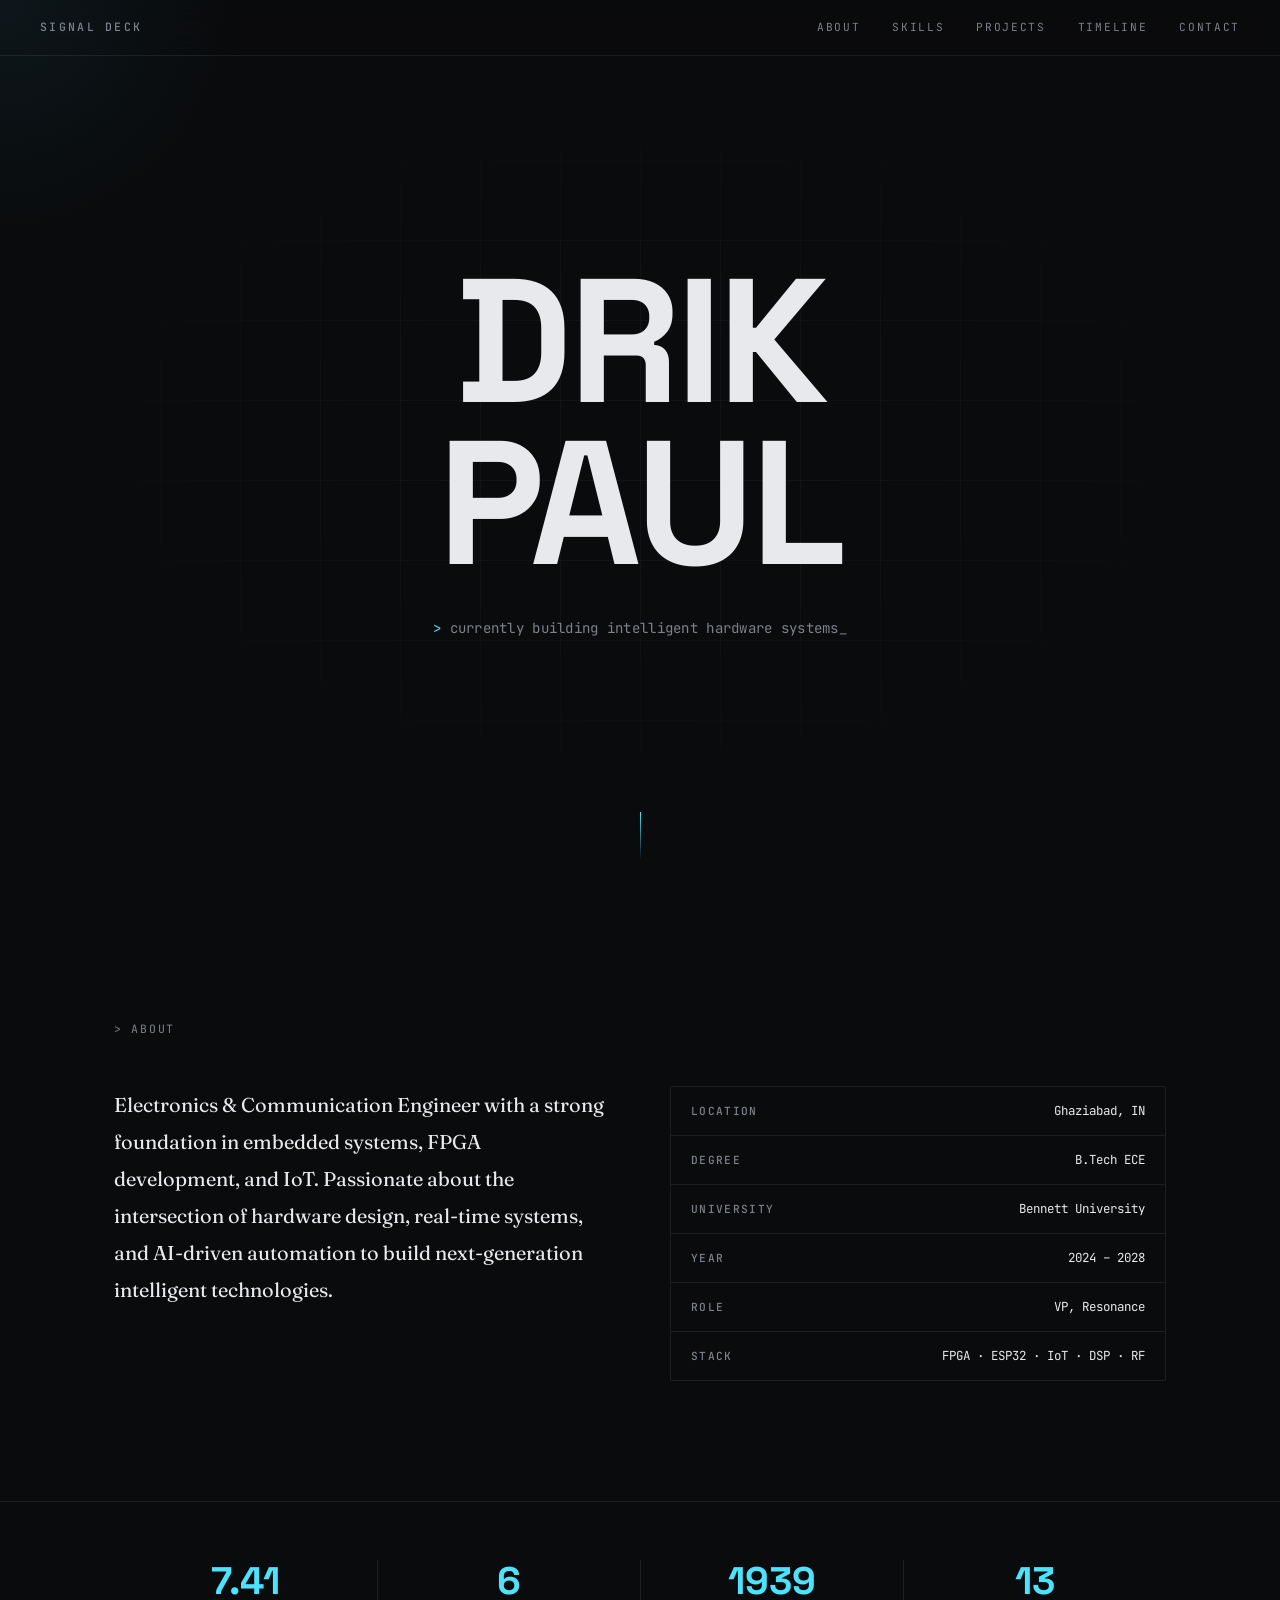
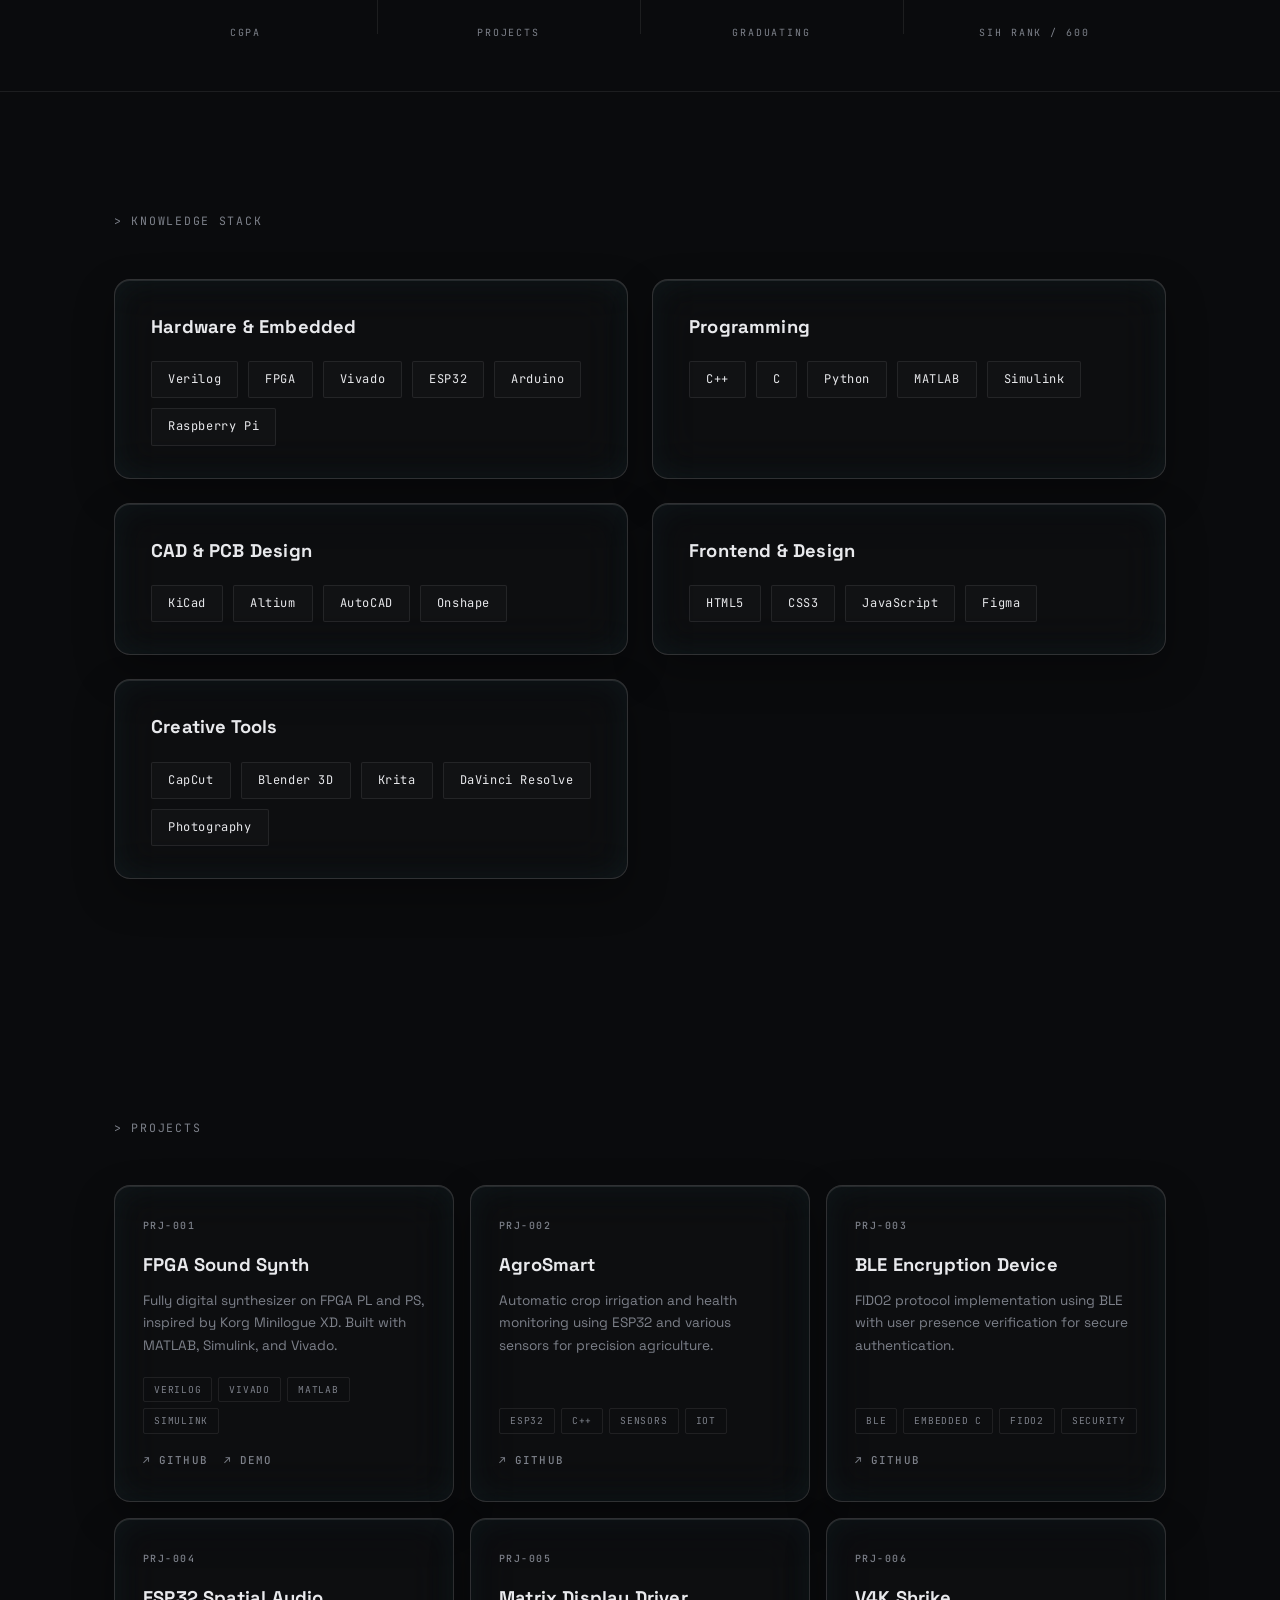
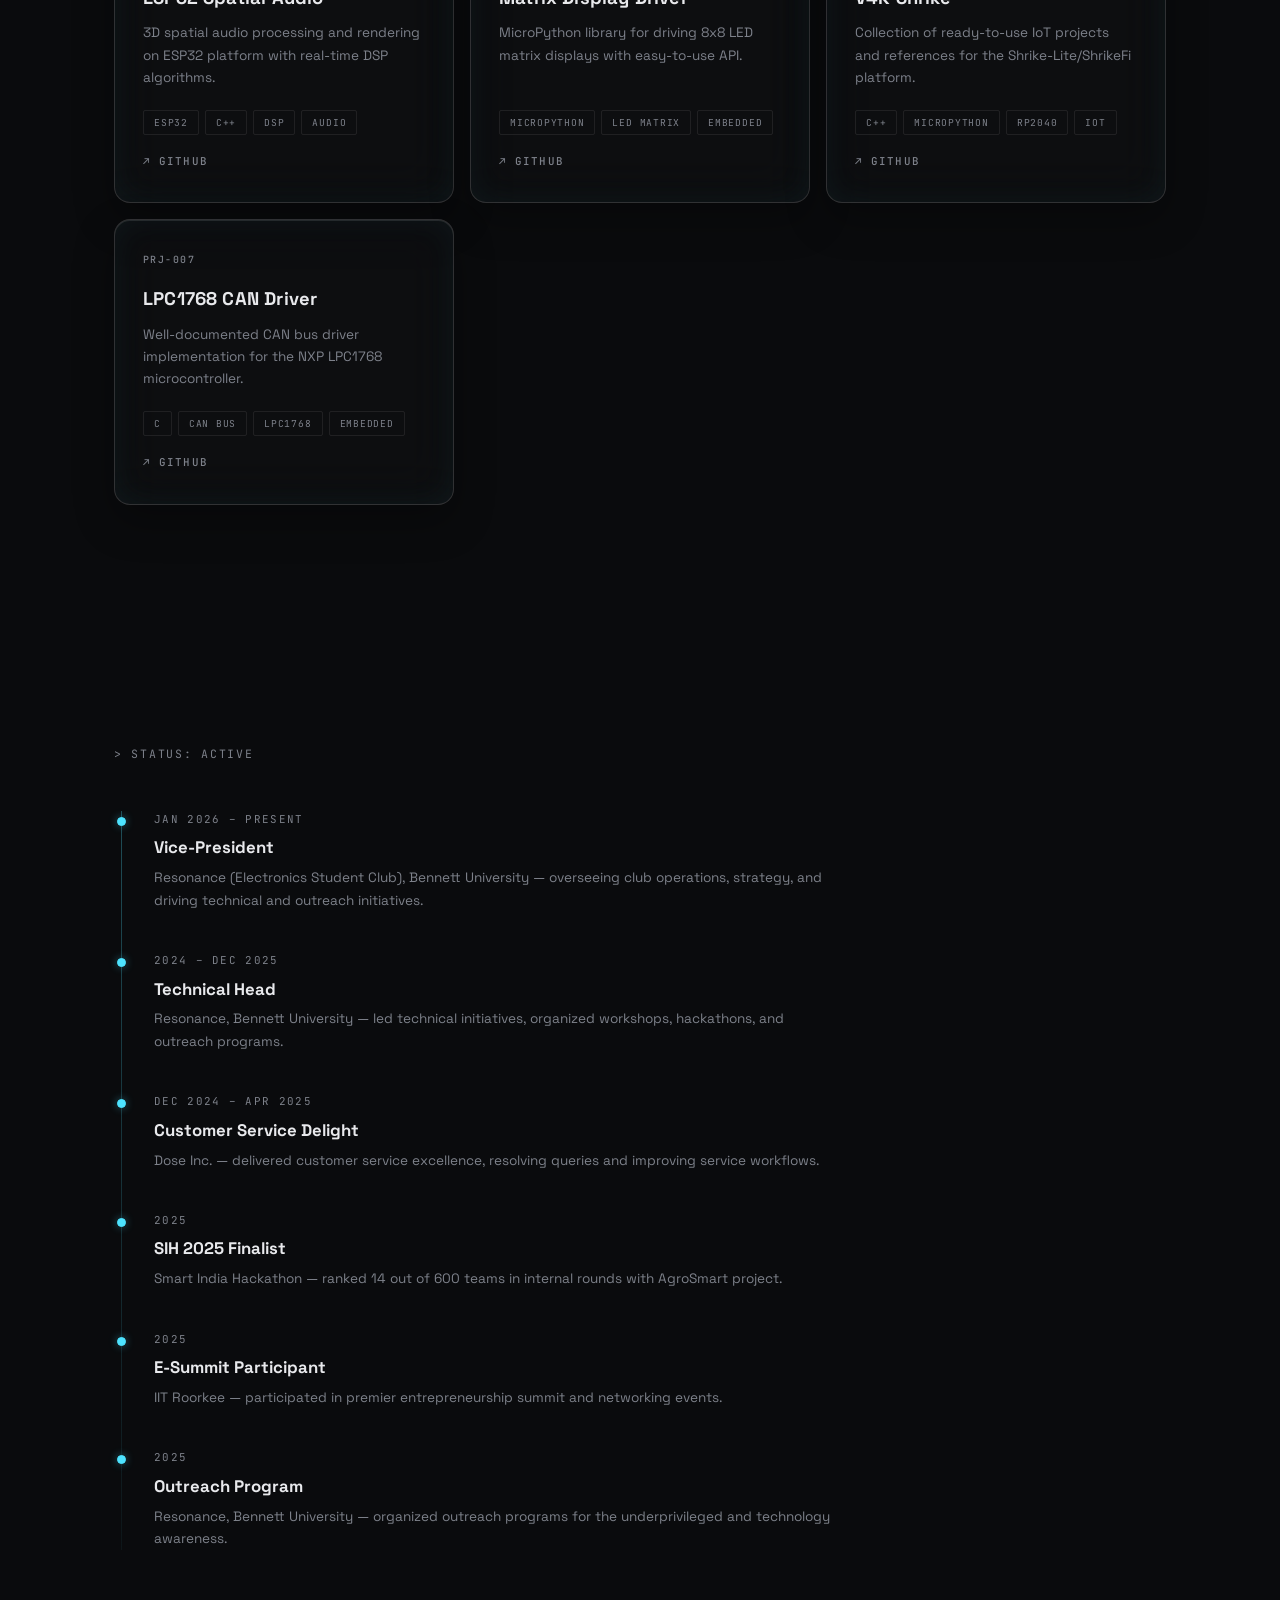
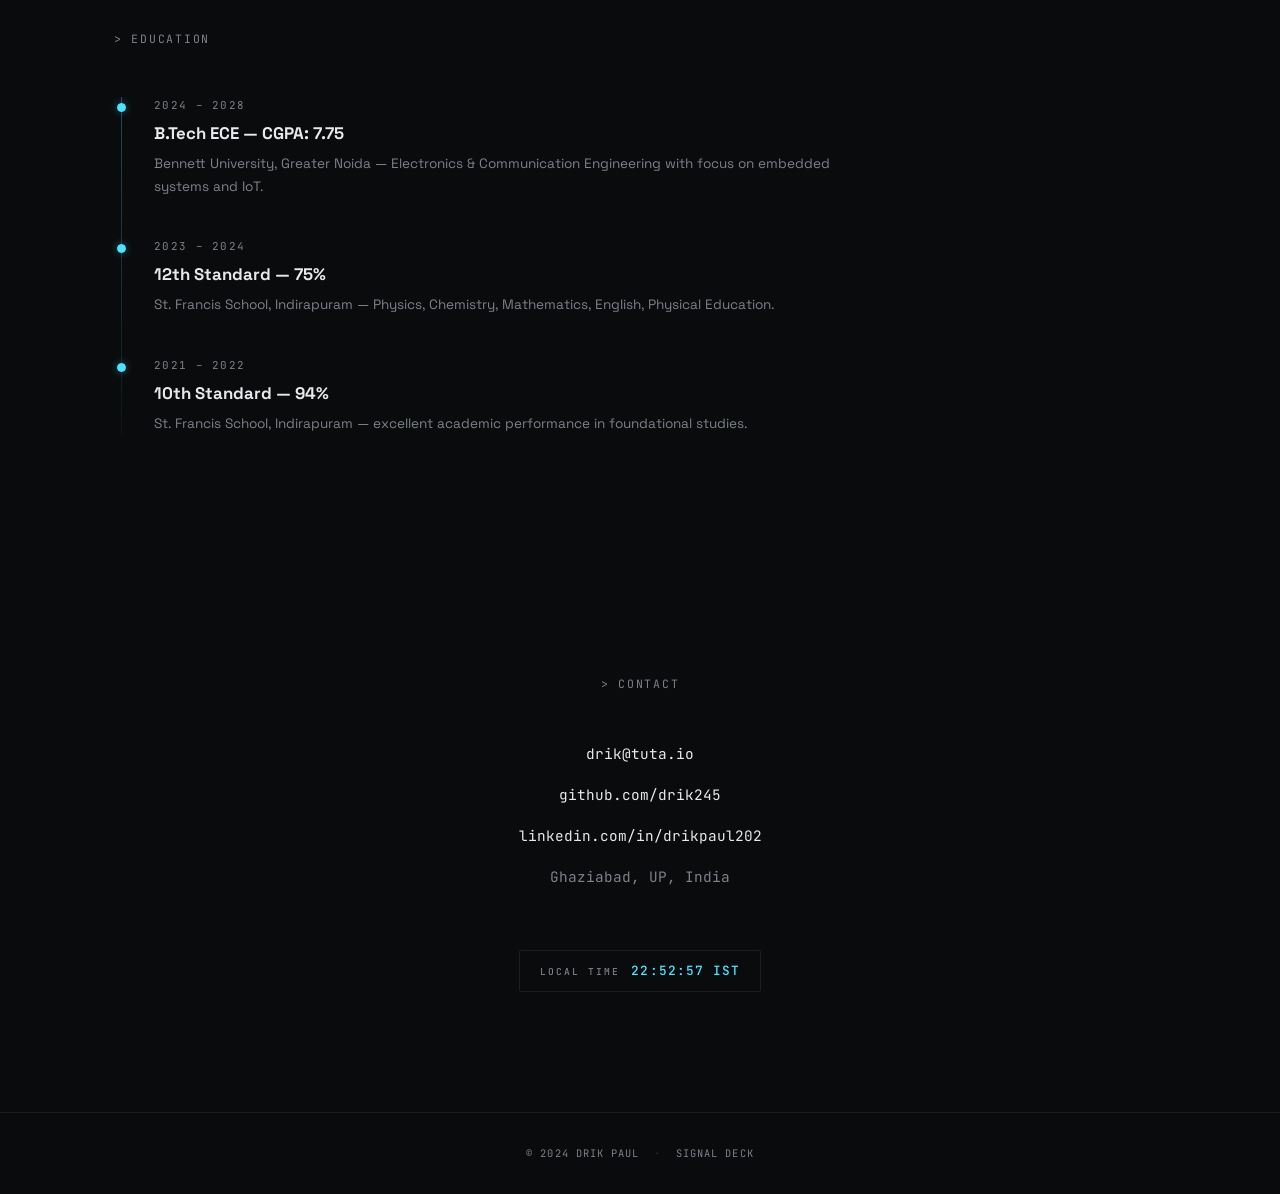
<file: docs/index.html>
<!DOCTYPE html>
<html lang="en">
<head>
    <meta charset="UTF-8">
    <meta name="viewport" content="width=device-width, initial-scale=1.0">
    <meta name="description" content="Drik Paul — Electronics & Communication Engineer. FPGA designer, embedded systems developer, IoT architect.">
    <meta name="keywords" content="Drik Paul, ECE, FPGA, ESP32, Embedded Systems, Bennett University, Signal Deck">
    <meta name="author" content="Drik Paul">
    <title>Signal Deck — Drik Paul</title>

    <!-- Fonts: Space Grotesk · Fraunces · JetBrains Mono -->
    <link rel="preconnect" href="https://fonts.googleapis.com">
    <link rel="preconnect" href="https://fonts.gstatic.com" crossorigin>
    <link href="https://fonts.googleapis.com/css2?family=Space+Grotesk:wght@400;500;700&family=Fraunces:ital,opsz,wght@0,9..144,400;1,9..144,400&family=JetBrains+Mono:wght@400;500&display=swap" rel="stylesheet">

    <link rel="stylesheet" href="style.css">
</head>
<body>

    <!-- Cursor-follow glow (desktop only, disabled on touch) -->
    <div class="cursor-glow" id="cursorGlow"></div>

    <!-- ── Navigation ──────────────────────────────────────── -->
    <nav class="deck-nav" id="deckNav">
        <a href="#home" class="nav-callsign">SIGNAL DECK</a>
        <div class="nav-links" id="navLinks">
            <a href="#about" class="nav-link" data-section="about">ABOUT</a>
            <a href="#skills" class="nav-link" data-section="skills">SKILLS</a>
            <a href="#projects" class="nav-link" data-section="projects">PROJECTS</a>
            <a href="#timeline" class="nav-link" data-section="timeline">TIMELINE</a>
            <a href="#contact" class="nav-link" data-section="contact">CONTACT</a>
        </div>
        <button class="nav-toggle" id="navToggle" aria-label="Menu">
            <span></span><span></span>
        </button>
    </nav>

    <!-- ── HERO ────────────────────────────────────────────── -->
    <section id="home" class="hero">
        <!-- Schematic grid background -->
        <div class="hero-grid" id="heroGrid"></div>

        <div class="hero-content">
            <h1 class="hero-name" data-reveal>DRIK<br>PAUL</h1>
            <p class="hero-prompt" data-reveal data-delay="200">
                <span class="prompt-char">&gt;</span> currently building intelligent hardware systems<span class="blink">_</span>
            </p>
        </div>

        <div class="scroll-cue" data-reveal data-delay="600">
            <span class="scroll-line"></span>
        </div>
    </section>

    <!-- ── ABOUT ───────────────────────────────────────────── -->
    <section id="about" class="section">
        <div class="container">
            <span class="section-label" data-reveal>&gt; ABOUT</span>

            <div class="about-split">
                <div class="about-prose" data-reveal>
                    <p>Electronics &amp; Communication Engineer with a strong foundation in embedded systems, FPGA development, and IoT. Passionate about the intersection of hardware design, real-time systems, and AI-driven automation to build next-generation intelligent technologies.</p>
                </div>

                <div class="about-spec" data-reveal data-delay="100">
                    <div class="spec-row">
                        <span class="spec-key">LOCATION</span>
                        <span class="spec-val">Ghaziabad, IN</span>
                    </div>
                    <div class="spec-row">
                        <span class="spec-key">DEGREE</span>
                        <span class="spec-val">B.Tech ECE</span>
                    </div>
                    <div class="spec-row">
                        <span class="spec-key">UNIVERSITY</span>
                        <span class="spec-val">Bennett University</span>
                    </div>
                    <div class="spec-row">
                        <span class="spec-key">YEAR</span>
                        <span class="spec-val">2024 – 2028</span>
                    </div>
                    <div class="spec-row">
                        <span class="spec-key">ROLE</span>
                        <span class="spec-val">VP, Resonance</span>
                    </div>
                    <div class="spec-row">
                        <span class="spec-key">STACK</span>
                        <span class="spec-val">FPGA · ESP32 · IoT · DSP · RF</span>
                    </div>
                </div>
            </div>
        </div>
    </section>

    <!-- ── STATS BAR ───────────────────────────────────────── -->
    <div class="stats-bar">
        <div class="container">
            <div class="stats-row">
                <div class="stat-cell" data-reveal>
                    <span class="stat-num" data-count="7.75">0</span>
                    <span class="stat-label">CGPA</span>
                </div>
                <div class="stat-cell" data-reveal data-delay="80">
                    <span class="stat-num" data-count="7">0</span>
                    <span class="stat-label">PROJECTS</span>
                </div>
                <div class="stat-cell" data-reveal data-delay="160">
                    <span class="stat-num" data-count="2028">0</span>
                    <span class="stat-label">GRADUATING</span>
                </div>
                <div class="stat-cell" data-reveal data-delay="240">
                    <span class="stat-num" data-count="14">0</span>
                    <span class="stat-label">SIH RANK / 600</span>
                </div>
            </div>
        </div>
    </div>

    <!-- ── KNOWLEDGE STACK ─────────────────────────────────── -->
    <section id="skills" class="section">
        <div class="container">
            <span class="section-label" data-reveal>&gt; KNOWLEDGE STACK</span>

            <div class="skills-grid">
                <div class="skill-panel" data-reveal>
                    <h3 class="skill-cat-title">Hardware & Embedded</h3>
                    <div class="skill-tags">
                        <span class="skill-tag">Verilog</span>
                        <span class="skill-tag">FPGA</span>
                        <span class="skill-tag">Vivado</span>
                        <span class="skill-tag">ESP32</span>
                        <span class="skill-tag">Arduino</span>
                        <span class="skill-tag">Raspberry Pi</span>
                    </div>
                </div>

                <div class="skill-panel" data-reveal data-delay="100">
                    <h3 class="skill-cat-title">Programming</h3>
                    <div class="skill-tags">
                        <span class="skill-tag">C++</span>
                        <span class="skill-tag">C</span>
                        <span class="skill-tag">Python</span>
                        <span class="skill-tag">MATLAB</span>
                        <span class="skill-tag">Simulink</span>
                    </div>
                </div>

                <div class="skill-panel" data-reveal data-delay="200">
                    <h3 class="skill-cat-title">CAD & PCB Design</h3>
                    <div class="skill-tags">
                        <span class="skill-tag">KiCad</span>
                        <span class="skill-tag">Altium</span>
                        <span class="skill-tag">AutoCAD</span>
                        <span class="skill-tag">Onshape</span>
                    </div>
                </div>

                <div class="skill-panel" data-reveal data-delay="300">
                    <h3 class="skill-cat-title">Frontend & Design</h3>
                    <div class="skill-tags">
                        <span class="skill-tag">HTML5</span>
                        <span class="skill-tag">CSS3</span>
                        <span class="skill-tag">JavaScript</span>
                        <span class="skill-tag">Figma</span>
                    </div>
                </div>

                <div class="skill-panel" data-reveal data-delay="400">
                    <h3 class="skill-cat-title">Creative Tools</h3>
                    <div class="skill-tags">
                        <span class="skill-tag">CapCut</span>
                        <span class="skill-tag">Blender 3D</span>
                        <span class="skill-tag">Krita</span>
                        <span class="skill-tag">DaVinci Resolve</span>
                        <span class="skill-tag">Photography</span>
                    </div>
                </div>
            </div>
        </div>
    </section>

    <!-- ── PROJECTS ────────────────────────────────────────── -->
    <section id="projects" class="section">
        <div class="container">
            <span class="section-label" data-reveal>&gt; PROJECTS</span>

            <div class="projects-grid">

                <div class="project-panel" data-reveal>
                    <span class="cm cm-tl"></span><span class="cm cm-tr"></span>
                    <span class="cm cm-bl"></span><span class="cm cm-br"></span>
                    <span class="project-id">PRJ-001</span>
                    <h3 class="project-title">FPGA Sound Synth</h3>
                    <p class="project-desc">Fully digital synthesizer on FPGA PL and PS, inspired by Korg Minilogue XD. Built with MATLAB, Simulink, and Vivado.</p>
                    <div class="project-tags">
                        <span class="tag">VERILOG</span><span class="tag">VIVADO</span><span class="tag">MATLAB</span><span class="tag">SIMULINK</span>
                    </div>
                    <div class="project-links">
                        <a href="https://github.com/drik245/FPGASoundSynth" target="_blank">↗ GITHUB</a>
                        <a href="https://drik245.github.io/FPGASoundSynth/" target="_blank">↗ DEMO</a>
                    </div>
                </div>

                <div class="project-panel" data-reveal data-delay="80">
                    <span class="cm cm-tl"></span><span class="cm cm-tr"></span>
                    <span class="cm cm-bl"></span><span class="cm cm-br"></span>
                    <span class="project-id">PRJ-002</span>
                    <h3 class="project-title">AgroSmart</h3>
                    <p class="project-desc">Automatic crop irrigation and health monitoring using ESP32 and various sensors for precision agriculture.</p>
                    <div class="project-tags">
                        <span class="tag">ESP32</span><span class="tag">C++</span><span class="tag">SENSORS</span><span class="tag">IOT</span>
                    </div>
                    <div class="project-links">
                        <a href="https://github.com/drik245/Verdant_SIH" target="_blank">↗ GITHUB</a>
                    </div>
                </div>

                <div class="project-panel" data-reveal data-delay="160">
                    <span class="cm cm-tl"></span><span class="cm cm-tr"></span>
                    <span class="cm cm-bl"></span><span class="cm cm-br"></span>
                    <span class="project-id">PRJ-003</span>
                    <h3 class="project-title">BLE Encryption Device</h3>
                    <p class="project-desc">FIDO2 protocol implementation using BLE with user presence verification for secure authentication.</p>
                    <div class="project-tags">
                        <span class="tag">BLE</span><span class="tag">EMBEDDED C</span><span class="tag">FIDO2</span><span class="tag">SECURITY</span>
                    </div>
                    <div class="project-links">
                        <a href="https://github.com/drik245" target="_blank">↗ GITHUB</a>
                    </div>
                </div>

                <div class="project-panel" data-reveal data-delay="240">
                    <span class="cm cm-tl"></span><span class="cm cm-tr"></span>
                    <span class="cm cm-bl"></span><span class="cm cm-br"></span>
                    <span class="project-id">PRJ-004</span>
                    <h3 class="project-title">ESP32 Spatial Audio</h3>
                    <p class="project-desc">3D spatial audio processing and rendering on ESP32 platform with real-time DSP algorithms.</p>
                    <div class="project-tags">
                        <span class="tag">ESP32</span><span class="tag">C++</span><span class="tag">DSP</span><span class="tag">AUDIO</span>
                    </div>
                    <div class="project-links">
                        <a href="https://github.com/drik245/ESP32_Spatial_Audio" target="_blank">↗ GITHUB</a>
                    </div>
                </div>

                <div class="project-panel" data-reveal data-delay="320">
                    <span class="cm cm-tl"></span><span class="cm cm-tr"></span>
                    <span class="cm cm-bl"></span><span class="cm cm-br"></span>
                    <span class="project-id">PRJ-005</span>
                    <h3 class="project-title">Matrix Display Driver</h3>
                    <p class="project-desc">MicroPython library for driving 8x8 LED matrix displays with easy-to-use API.</p>
                    <div class="project-tags">
                        <span class="tag">MICROPYTHON</span><span class="tag">LED MATRIX</span><span class="tag">EMBEDDED</span>
                    </div>
                    <div class="project-links">
                        <a href="https://github.com/drik245/matrix_display_driver" target="_blank">↗ GITHUB</a>
                    </div>
                </div>

                <div class="project-panel" data-reveal data-delay="400">
                    <span class="cm cm-tl"></span><span class="cm cm-tr"></span>
                    <span class="cm cm-bl"></span><span class="cm cm-br"></span>
                    <span class="project-id">PRJ-006</span>
                    <h3 class="project-title">V4K Shrike</h3>
                    <p class="project-desc">Collection of ready-to-use IoT projects and references for the Shrike-Lite/ShrikeFi platform.</p>
                    <div class="project-tags">
                        <span class="tag">C++</span><span class="tag">MICROPYTHON</span><span class="tag">RP2040</span><span class="tag">IOT</span>
                    </div>
                    <div class="project-links">
                        <a href="https://github.com/drik245/v4k_shrike" target="_blank">↗ GITHUB</a>
                    </div>
                </div>

                <div class="project-panel" data-reveal data-delay="480">
                    <span class="cm cm-tl"></span><span class="cm cm-tr"></span>
                    <span class="cm cm-bl"></span><span class="cm cm-br"></span>
                    <span class="project-id">PRJ-007</span>
                    <h3 class="project-title">LPC1768 CAN Driver</h3>
                    <p class="project-desc">Well-documented CAN bus driver implementation for the NXP LPC1768 microcontroller.</p>
                    <div class="project-tags">
                        <span class="tag">C</span><span class="tag">CAN BUS</span><span class="tag">LPC1768</span><span class="tag">EMBEDDED</span>
                    </div>
                    <div class="project-links">
                        <a href="https://github.com/drik245/LPC1768-CAN-Driver" target="_blank">↗ GITHUB</a>
                    </div>
                </div>

            </div>
        </div>
    </section>

    <!-- ── TIMELINE (Experience + Education) ───────────────── -->
    <section id="timeline" class="section">
        <div class="container">

            <!-- Experience -->
            <span class="section-label" data-reveal>&gt; STATUS: ACTIVE</span>

            <div class="circuit-timeline">
                <div class="circuit-line"></div>

                <div class="tl-entry" data-reveal>
                    <div class="tl-node"></div>
                    <div class="tl-body">
                        <span class="tl-date">JAN 2026 – PRESENT</span>
                        <h3>Vice-President</h3>
                        <p>Resonance (Electronics Student Club), Bennett University — overseeing club operations, strategy, and driving technical and outreach initiatives.</p>
                    </div>
                </div>

                <div class="tl-entry" data-reveal data-delay="80">
                    <div class="tl-node"></div>
                    <div class="tl-body">
                        <span class="tl-date">2024 – DEC 2025</span>
                        <h3>Technical Head</h3>
                        <p>Resonance, Bennett University — led technical initiatives, organized workshops, hackathons, and outreach programs.</p>
                    </div>
                </div>

                <div class="tl-entry" data-reveal data-delay="160">
                    <div class="tl-node"></div>
                    <div class="tl-body">
                        <span class="tl-date">DEC 2024 – APR 2025</span>
                        <h3>Customer Service Delight</h3>
                        <p>Dose Inc. — delivered customer service excellence, resolving queries and improving service workflows.</p>
                    </div>
                </div>

                <div class="tl-entry" data-reveal data-delay="240">
                    <div class="tl-node"></div>
                    <div class="tl-body">
                        <span class="tl-date">2025</span>
                        <h3>SIH 2025 Finalist</h3>
                        <p>Smart India Hackathon — ranked 14 out of 600 teams in internal rounds with AgroSmart project.</p>
                    </div>
                </div>

                <div class="tl-entry" data-reveal data-delay="320">
                    <div class="tl-node"></div>
                    <div class="tl-body">
                        <span class="tl-date">2025</span>
                        <h3>E-Summit Participant</h3>
                        <p>IIT Roorkee — participated in premier entrepreneurship summit and networking events.</p>
                    </div>
                </div>

                <div class="tl-entry" data-reveal data-delay="400">
                    <div class="tl-node"></div>
                    <div class="tl-body">
                        <span class="tl-date">2025</span>
                        <h3>Outreach Program</h3>
                        <p>Resonance, Bennett University — organized outreach programs for the underprivileged and technology awareness.</p>
                    </div>
                </div>
            </div>

            <!-- Education -->
            <span class="section-label" data-reveal style="margin-top:80px">&gt; EDUCATION</span>

            <div class="circuit-timeline">
                <div class="circuit-line"></div>

                <div class="tl-entry" data-reveal>
                    <div class="tl-node"></div>
                    <div class="tl-body">
                        <span class="tl-date">2024 – 2028</span>
                        <h3>B.Tech ECE — CGPA: 7.75</h3>
                        <p>Bennett University, Greater Noida — Electronics & Communication Engineering with focus on embedded systems and IoT.</p>
                    </div>
                </div>

                <div class="tl-entry" data-reveal data-delay="80">
                    <div class="tl-node"></div>
                    <div class="tl-body">
                        <span class="tl-date">2023 – 2024</span>
                        <h3>12th Standard — 75%</h3>
                        <p>St. Francis School, Indirapuram — Physics, Chemistry, Mathematics, English, Physical Education.</p>
                    </div>
                </div>

                <div class="tl-entry" data-reveal data-delay="160">
                    <div class="tl-node"></div>
                    <div class="tl-body">
                        <span class="tl-date">2021 – 2022</span>
                        <h3>10th Standard — 94%</h3>
                        <p>St. Francis School, Indirapuram — excellent academic performance in foundational studies.</p>
                    </div>
                </div>
            </div>

        </div>
    </section>

    <!-- ── CONTACT ─────────────────────────────────────────── -->
    <section id="contact" class="section section-contact">
        <div class="container">
            <span class="section-label" data-reveal>&gt; CONTACT</span>

            <div class="contact-center" data-reveal>
                <a href="mailto:drik@tuta.io" class="contact-link">drik@tuta.io</a>
                <a href="https://github.com/drik245" target="_blank" class="contact-link">github.com/drik245</a>
                <a href="https://www.linkedin.com/in/drikpaul202/" target="_blank" class="contact-link">linkedin.com/in/drikpaul202</a>
                <span class="contact-link contact-static">Ghaziabad, UP, India</span>
            </div>

            <div class="live-clock" data-reveal data-delay="200">
                <span class="clock-label">LOCAL TIME</span>
                <span class="clock-value" id="clockValue">--:--:-- IST</span>
            </div>
        </div>
    </section>

    <!-- ── FOOTER ──────────────────────────────────────────── -->
    <footer class="site-footer">
        <span>&copy; 2024 Drik Paul</span>
        <span class="footer-dot">·</span>
        <span>Signal Deck</span>
    </footer>

    <!-- ── EASTER EGG TERMINAL ─────────────────────────────── -->
    <div class="terminal-overlay" id="terminalOverlay">
        <div class="terminal-window">
            <div class="terminal-header">
                <span>signal-deck-os v1.0.0</span>
                <span class="terminal-close" id="terminalClose" title="Close">[X]</span>
            </div>
            <div class="terminal-body" id="terminalBody">
                <div class="terminal-output" id="terminalOutput">
                    <span style="color: var(--muted)">Welcome to Signal Deck OS. Type 'help' to see available commands.</span><br>
                </div>
                <div class="terminal-input-line">
                    <span class="prompt-char" style="color: var(--accent); margin-right: 8px;">guest@signal-deck:~$</span>
                    <input type="text" class="terminal-input" id="terminalInput" autocomplete="off" spellcheck="false" aria-label="Terminal Input">
                </div>
            </div>
        </div>
    </div>

    <script src="script.js"></script>
</body>
</html>
</file>
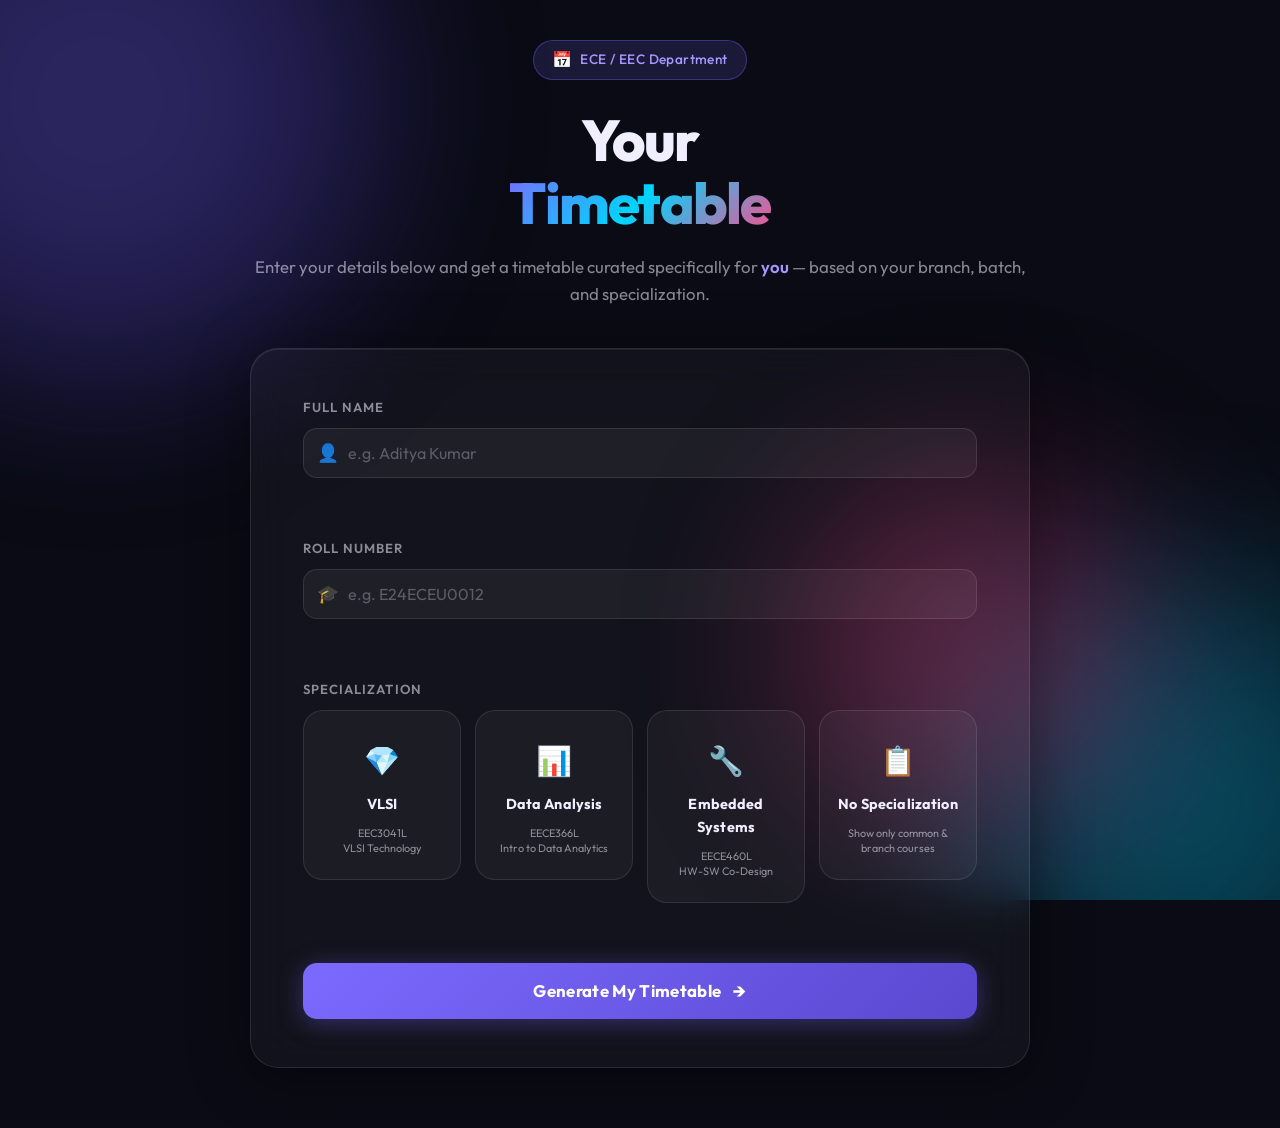
<file: docs/timetable/index.html>
<!DOCTYPE html>
<html lang="en">
<head>
  <meta charset="UTF-8" />
  <meta name="viewport" content="width=device-width, initial-scale=1.0" />
  <title>Your Timetable | ECE & EEC Department</title>
  <meta name="description" content="Personalized V-semester timetable generator for ECE and EEC students. Enter your name and roll number to get your custom timetable." />
  <link rel="preconnect" href="https://fonts.googleapis.com" />
  <link rel="preconnect" href="https://fonts.gstatic.com" crossorigin />
  <link href="https://fonts.googleapis.com/css2?family=Outfit:wght@300;400;500;600;700;800;900&family=JetBrains+Mono:wght@400;500&display=swap" rel="stylesheet" />
  <link rel="stylesheet" href="style.css" />
</head>
<body>
  <!-- Animated background blobs -->
  <div class="bg-blobs" aria-hidden="true">
    <div class="blob blob-1"></div>
    <div class="blob blob-2"></div>
    <div class="blob blob-3"></div>
  </div>

  <!-- LANDING / FORM SCREEN -->
  <section id="landing-screen" class="screen active">
    <div class="landing-container">
      <div class="logo-badge">
        <span class="badge-icon">📅</span>
        <span>ECE / EEC Department</span>
      </div>
      <h1 class="hero-title">
        Your<br />
        <span class="gradient-text">Timetable</span>
      </h1>
      <p class="hero-subtitle">
        Enter your details below and get a timetable curated specifically for <em>you</em> — based on your branch, batch, and specialization.
      </p>

      <form id="student-form" class="form-card" novalidate>
        <!-- Name -->
        <div class="form-group">
          <label for="student-name" class="form-label">Full Name</label>
          <div class="input-wrapper">
            <span class="input-icon">👤</span>
            <input
              id="student-name"
              type="text"
              class="form-input"
              placeholder="e.g. Aditya Kumar"
              autocomplete="name"
              required
            />
          </div>
          <span class="field-error" id="name-error"></span>
        </div>

        <!-- Roll No -->
        <div class="form-group">
          <label for="roll-no" class="form-label">Roll Number</label>
          <div class="input-wrapper">
            <span class="input-icon">🎓</span>
            <input
              id="roll-no"
              type="text"
              class="form-input"
              placeholder="e.g. E24ECEU0012"
              autocomplete="off"
              required
            />
          </div>
          <span class="field-error" id="roll-error"></span>
        </div>


        <div class="form-group">
          <label class="form-label">Specialization</label>
          <div class="spec-grid" role="radiogroup" aria-label="Specialization selection">
            <label class="spec-card" id="spec-vlsi-label">
              <input type="radio" name="specialization" value="VLSI" id="spec-vlsi" required />
              <div class="spec-card-inner">
                <div class="spec-glow glow-purple"></div>
                <span class="spec-icon">💎</span>
                <span class="spec-title">VLSI</span>
                <span class="spec-sub">EEC3041L<br />VLSI Technology</span>
              </div>
            </label>
            <label class="spec-card" id="spec-data-label">
              <input type="radio" name="specialization" value="DataAnalysis" id="spec-data" required />
              <div class="spec-card-inner">
                <div class="spec-glow glow-cyan"></div>
                <span class="spec-icon">📊</span>
                <span class="spec-title">Data Analysis</span>
                <span class="spec-sub">EECE366L<br />Intro to Data Analytics</span>
              </div>
            </label>
            <label class="spec-card" id="spec-embedded-label">
              <input type="radio" name="specialization" value="Embedded" id="spec-embedded" required />
              <div class="spec-card-inner">
                <div class="spec-glow glow-orange"></div>
                <span class="spec-icon">🔧</span>
                <span class="spec-title">Embedded Systems</span>
                <span class="spec-sub">EECE460L<br />HW-SW Co-Design</span>
              </div>
            </label>
            <label class="spec-card" id="spec-none-label">
              <input type="radio" name="specialization" value="None" id="spec-none" required />
              <div class="spec-card-inner">
                <div class="spec-glow glow-gray"></div>
                <span class="spec-icon">📋</span>
                <span class="spec-title">No Specialization</span>
                <span class="spec-sub">Show only common &amp; branch courses</span>
              </div>
            </label>
          </div>
          <span class="field-error" id="spec-error"></span>
        </div>

        <button type="submit" class="btn-generate" id="generate-btn">
          <span class="btn-text">Generate My Timetable</span>
          <span class="btn-icon">→</span>
        </button>
      </form>
    </div>
  </section>

  <!-- TIMETABLE SCREEN -->
  <section id="timetable-screen" class="screen">
    <div class="tt-header">
      <button id="back-btn" class="back-btn" aria-label="Go back">
        ← Back
      </button>
      <div class="tt-header-info">
        <div class="tt-student-badge">
          <span class="tt-student-name" id="tt-name-display"></span>
          <span class="tt-roll-badge" id="tt-roll-display"></span>
          <span class="tt-branch-badge" id="tt-branch-display"></span>
          <span class="tt-batch-badge" id="tt-batch-display"></span>
        </div>
        <p class="tt-spec-info" id="tt-spec-display"></p>
      </div>
      <button class="print-btn" onclick="window.print()" aria-label="Print timetable">
        🖨️ Print
      </button>
    </div>

    <div class="tt-container">
      <div class="tt-title-block">
        <h2>V-Semester Timetable</h2>
        <p class="tt-academic-year">Academic Year 2026–27 (Odd Semester)</p>
      </div>

      <!-- Legend -->
      <div class="tt-legend" role="list" aria-label="Legend">
        <div class="legend-item" role="listitem"><span class="legend-dot dot-common"></span>Common</div>
        <div class="legend-item" role="listitem"><span class="legend-dot dot-branch"></span>Branch-Specific</div>
        <div class="legend-item" role="listitem"><span class="legend-dot dot-spec"></span>Specialization</div>
        <div class="legend-item" role="listitem"><span class="legend-dot dot-lab"></span>Lab</div>
        <div class="legend-item" role="listitem"><span class="legend-dot dot-lunch"></span>Lunch Break</div>
      </div>

      <!-- Timetable Grid -->
      <div class="tt-scroll-wrapper">
        <table class="tt-table" id="tt-table" role="table" aria-label="Weekly timetable">
          <thead>
            <tr>
              <th class="tt-th timing-col">Timing</th>
              <th class="tt-th">Monday</th>
              <th class="tt-th">Tuesday</th>
              <th class="tt-th">Wednesday</th>
              <th class="tt-th">Thursday</th>
              <th class="tt-th">Friday</th>
            </tr>
          </thead>
          <tbody id="tt-body">
            <!-- JS fills this -->
          </tbody>
        </table>
      </div>

      <!-- Courses List -->
      <div class="courses-section">
        <h3 class="courses-heading">Your Courses This Semester</h3>
        <div class="courses-grid" id="courses-grid">
          <!-- JS fills this -->
        </div>
      </div>
    </div>
  </section>

  <script src="app.js"></script>
</body>
</html>
</file>
<file: docs/style.css>
/* ============================================
   SIGNAL DECK — Drik Paul Portfolio
   Mission-control / HUD aesthetic
   Single accent, restrained, premium
   ============================================ */


/* ── Tokens ───────────────────────────────── */
:root {
    /* Backgrounds */
    --bg:           #0a0b0d;
    --surface:      #141519;
    --surface-2:    #1c1e24;

    /* Text */
    --text:         #e8e9ec;
    --muted:        #7d818a;

    /* Accent — ONE color, used sparingly */
    --accent:       #4de3ff;

    /* Borders */
    --hairline:     rgba(255, 255, 255, 0.08);

    /* Fonts */
    --f-sans:       'Space Grotesk', sans-serif;
    --f-serif:      'Fraunces', serif;
    --f-mono:       'JetBrains Mono', monospace;

    /* Motion */
    --ease:         cubic-bezier(0.4, 0, 0.2, 1);
    --dur:          500ms;

    /* Layout */
    --container:    1100px;
}


/* ── Reset ────────────────────────────────── */
*, *::before, *::after { margin: 0; padding: 0; box-sizing: border-box; }

html {
    scroll-behavior: smooth;
    scrollbar-width: thin;
    scrollbar-color: var(--surface-2) var(--bg);
}
html::-webkit-scrollbar { width: 4px; }
html::-webkit-scrollbar-track { background: var(--bg); }
html::-webkit-scrollbar-thumb { background: var(--surface-2); border-radius: 2px; }

body {
    font-family: var(--f-sans);
    font-weight: 400;
    background: var(--bg);
    color: var(--text);
    line-height: 1.6;
    overflow-x: hidden;
    -webkit-font-smoothing: antialiased;
}

a { color: inherit; }
img { display: block; max-width: 100%; }


/* ── Cursor Glow ──────────────────────────── */
.cursor-glow {
    position: fixed;
    width: 500px;
    height: 500px;
    border-radius: 50%;
    background: radial-gradient(circle, rgba(77, 227, 255, 0.06) 0%, transparent 70%);
    pointer-events: none;
    z-index: 9998;
    transform: translate(-50%, -50%);
    will-change: left, top;
    transition: opacity 0.4s;
}


/* ── Navigation ───────────────────────────── */
.deck-nav {
    position: fixed;
    top: 0;
    left: 0;
    right: 0;
    z-index: 100;
    display: flex;
    align-items: center;
    justify-content: space-between;
    padding: 0 40px;
    height: 56px;
    background: rgba(10, 11, 13, 0.8);
    backdrop-filter: blur(12px);
    -webkit-backdrop-filter: blur(12px);
    border-bottom: 1px solid var(--hairline);
}

.nav-callsign {
    font-family: var(--f-mono);
    font-size: 0.72rem;
    font-weight: 500;
    letter-spacing: 0.2em;
    color: var(--muted);
    text-decoration: none;
    text-transform: uppercase;
}

.nav-links {
    display: flex;
    gap: 32px;
}

.nav-link {
    font-family: var(--f-mono);
    font-size: 0.7rem;
    font-weight: 400;
    letter-spacing: 0.15em;
    color: var(--muted);
    text-decoration: none;
    text-transform: uppercase;
    position: relative;
    padding: 4px 0;
    transition: color var(--dur) var(--ease);
}

.nav-link::after {
    content: '';
    position: absolute;
    bottom: -2px;
    left: 0;
    width: 0%;
    height: 1px;
    background: var(--accent);
    transition: width var(--dur) var(--ease);
}

.nav-link:hover,
.nav-link.active {
    color: var(--text);
}

.nav-link.active::after {
    width: 100%;
}

/* Mobile nav toggle */
.nav-toggle {
    display: none;
    background: none;
    border: none;
    cursor: pointer;
    padding: 8px;
    flex-direction: column;
    gap: 6px;
}

.nav-toggle span {
    display: block;
    width: 20px;
    height: 1.5px;
    background: var(--text);
    transition: all 0.3s var(--ease);
}

.nav-toggle.active span:first-child {
    transform: rotate(45deg) translate(3px, 4px);
}
.nav-toggle.active span:last-child {
    transform: rotate(-45deg) translate(3px, -4px);
}


/* ── Containers ───────────────────────────── */
.container {
    max-width: var(--container);
    margin: 0 auto;
    padding: 0 24px;
}

.section {
    padding: 120px 0;
}


/* ── Section Labels (monospace micro-labels) ─ */
.section-label {
    display: block;
    font-family: var(--f-mono);
    font-size: 0.72rem;
    font-weight: 400;
    letter-spacing: 0.15em;
    color: var(--muted);
    text-transform: uppercase;
    margin-bottom: 48px;
}


/* ──────────────────────────────────────────── */
/*                   HERO                      */
/* ──────────────────────────────────────────── */
.hero {
    position: relative;
    min-height: 100vh;
    display: flex;
    flex-direction: column;
    justify-content: center;
    align-items: center;
    text-align: center;
    overflow: hidden;
}

/* Schematic grid background */
.hero-grid {
    position: absolute;
    inset: 0;
    background-image:
        linear-gradient(rgba(255, 255, 255, 0.035) 1px, transparent 1px),
        linear-gradient(90deg, rgba(255, 255, 255, 0.035) 1px, transparent 1px);
    background-size: 80px 80px;
    mask-image: radial-gradient(ellipse 70% 60% at 50% 50%, black 20%, transparent 70%);
    -webkit-mask-image: radial-gradient(ellipse 70% 60% at 50% 50%, black 20%, transparent 70%);
    opacity: 0;
    animation: gridDrawIn 3s var(--ease) 0.3s forwards;
}

@keyframes gridDrawIn {
    to { opacity: 1; }
}

.hero-content {
    position: relative;
    z-index: 2;
    padding: 0 24px;
}

.hero-name {
    font-family: var(--f-sans);
    font-size: clamp(4rem, 14vw, 11rem);
    font-weight: 700;
    line-height: 0.92;
    letter-spacing: -0.02em;
    color: var(--text);
    margin-bottom: 32px;
}

.hero-prompt {
    font-family: var(--f-mono);
    font-size: 0.88rem;
    font-weight: 400;
    color: var(--muted);
    letter-spacing: 0.02em;
}

.prompt-char {
    color: var(--accent);
}

.blink {
    animation: blinkCursor 1s step-end infinite;
}

@keyframes blinkCursor {
    0%, 100% { opacity: 1; }
    50% { opacity: 0; }
}

/* Scroll indicator */
.scroll-cue {
    position: absolute;
    bottom: 40px;
    left: 50%;
    transform: translateX(-50%);
}

.scroll-line {
    display: block;
    width: 1px;
    height: 48px;
    background: linear-gradient(to bottom, var(--accent), transparent);
    animation: scrollPulse 2.5s ease-in-out infinite;
}

@keyframes scrollPulse {
    0%, 100% { opacity: 0.2; transform: scaleY(0.6); transform-origin: top; }
    50% { opacity: 0.8; transform: scaleY(1); }
}


/* ──────────────────────────────────────────── */
/*                  ABOUT                      */
/* ──────────────────────────────────────────── */
.about-split {
    display: grid;
    grid-template-columns: 1fr 1fr;
    gap: 60px;
    align-items: start;
}

.about-prose p {
    font-family: var(--f-serif);
    font-size: 1.25rem;
    line-height: 1.85;
    color: var(--text);
    font-weight: 400;
}

/* Spec sheet — hairline-bordered rows */
.about-spec {
    border: 1px solid var(--hairline);
    border-radius: 2px;
}

.spec-row {
    display: flex;
    justify-content: space-between;
    align-items: baseline;
    padding: 14px 20px;
    border-bottom: 1px solid var(--hairline);
}

.spec-row:last-child {
    border-bottom: none;
}

.spec-key {
    font-family: var(--f-mono);
    font-size: 0.7rem;
    font-weight: 500;
    letter-spacing: 0.12em;
    color: var(--muted);
    text-transform: uppercase;
}

.spec-val {
    font-family: var(--f-mono);
    font-size: 0.78rem;
    font-weight: 400;
    color: var(--text);
}


/* ──────────────────────────────────────────── */
/*                STATS BAR                    */
/* ──────────────────────────────────────────── */
.stats-bar {
    border-top: 1px solid var(--hairline);
    border-bottom: 1px solid var(--hairline);
    padding: 48px 0;
}

.stats-row {
    display: grid;
    grid-template-columns: repeat(4, 1fr);
    text-align: center;
}

.stat-cell {
    position: relative;
}

.stat-cell + .stat-cell::before {
    content: '';
    position: absolute;
    left: 0;
    top: 10%;
    height: 80%;
    width: 1px;
    background: var(--hairline);
}

.stat-num {
    display: block;
    font-family: var(--f-sans);
    font-size: 2.4rem;
    font-weight: 700;
    color: var(--accent);
    margin-bottom: 6px;
}

.stat-label {
    font-family: var(--f-mono);
    font-size: 0.62rem;
    font-weight: 400;
    letter-spacing: 0.2em;
    color: var(--muted);
    text-transform: uppercase;
}


/* ──────────────────────────────────────────── */
/*            KNOWLEDGE STACK                  */
/* ──────────────────────────────────────────── */
.skills-grid {
    display: grid;
    grid-template-columns: repeat(2, 1fr);
    gap: 24px;
}

.skill-panel {
    background: rgba(20, 21, 25, 0.35);
    backdrop-filter: blur(24px);
    -webkit-backdrop-filter: blur(24px);
    border: 1px solid rgba(255, 255, 255, 0.15);
    border-radius: 16px;
    padding: 32px 36px;
    box-shadow: 
        0 16px 40px rgba(0, 0, 0, 0.3),
        inset 0 1px 0 rgba(255, 255, 255, 0.1),
        inset 0 0 30px rgba(77, 227, 255, 0.05);
    transition: border-color var(--dur) var(--ease), transform var(--dur) var(--ease), box-shadow var(--dur) var(--ease);
}

.skill-panel:hover {
    border-color: var(--accent);
    transform: scale(1.015);
    box-shadow: 
        0 16px 40px rgba(0, 0, 0, 0.3),
        inset 0 1px 0 rgba(255, 255, 255, 0.1),
        inset 0 0 30px rgba(77, 227, 255, 0.1);
}

.skill-cat-title {
    font-family: var(--f-sans);
    font-size: 1.15rem;
    font-weight: 700;
    color: var(--text);
    margin-bottom: 20px;
    letter-spacing: 0.01em;
}

.skill-tags {
    display: flex;
    flex-wrap: wrap;
    gap: 10px;
}

.skill-tag {
    font-family: var(--f-mono);
    font-size: 0.75rem;
    font-weight: 400;
    letter-spacing: 0.05em;
    color: var(--text);
    padding: 8px 16px;
    border: 1px solid var(--hairline);
    border-radius: 2px;
    background: rgba(255, 255, 255, 0.02);
    transition: border-color 0.3s var(--ease), color 0.3s var(--ease);
}

.skill-tag:hover {
    border-color: var(--accent);
    color: var(--accent);
}


/* ──────────────────────────────────────────── */
/*               PROJECTS                      */
/* ──────────────────────────────────────────── */
.projects-grid {
    display: grid;
    grid-template-columns: repeat(3, 1fr);
    gap: 16px;
}

.project-panel {
    position: relative;
    background: rgba(20, 21, 25, 0.35);
    backdrop-filter: blur(24px);
    -webkit-backdrop-filter: blur(24px);
    border: 1px solid rgba(255, 255, 255, 0.15);
    border-radius: 16px;
    padding: 32px 28px;
    display: flex;
    flex-direction: column;
    box-shadow: 
        0 16px 40px rgba(0, 0, 0, 0.3),
        inset 0 1px 0 rgba(255, 255, 255, 0.1),
        inset 0 0 30px rgba(77, 227, 255, 0.05);
    transition: border-color var(--dur) var(--ease), transform var(--dur) var(--ease), box-shadow var(--dur) var(--ease);
}

.project-panel:hover {
    border-color: var(--accent);
    transform: scale(1.015);
    box-shadow: 
        0 16px 40px rgba(0, 0, 0, 0.3),
        inset 0 1px 0 rgba(255, 255, 255, 0.1),
        inset 0 0 30px rgba(77, 227, 255, 0.1);
}

/* Corner bracket marks — targeting reticle */
.cm {
    position: absolute;
    width: 14px;
    height: 14px;
    opacity: 0;
    transition: opacity var(--dur) var(--ease);
    pointer-events: none;
    border-radius: 2px;
}

.project-panel:hover .cm {
    opacity: 1;
}

.cm-tl { top: 12px; left: 12px;   border-top: 2px solid var(--accent); border-left: 2px solid var(--accent); }
.cm-tr { top: 12px; right: 12px;  border-top: 2px solid var(--accent); border-right: 2px solid var(--accent); }
.cm-bl { bottom: 12px; left: 12px;  border-bottom: 2px solid var(--accent); border-left: 2px solid var(--accent); }
.cm-br { bottom: 12px; right: 12px; border-bottom: 2px solid var(--accent); border-right: 2px solid var(--accent); }

.project-id {
    font-family: var(--f-mono);
    font-size: 0.62rem;
    font-weight: 500;
    letter-spacing: 0.15em;
    color: var(--muted);
    text-transform: uppercase;
    margin-bottom: 16px;
}

.project-title {
    font-family: var(--f-sans);
    font-size: 1.15rem;
    font-weight: 700;
    margin-bottom: 10px;
    letter-spacing: 0.01em;
}

.project-desc {
    font-size: 0.85rem;
    color: var(--muted);
    line-height: 1.65;
    margin-bottom: 20px;
    flex: 1;
}

.project-tags {
    display: flex;
    flex-wrap: wrap;
    gap: 6px;
    margin-bottom: 18px;
}

.tag {
    font-family: var(--f-mono);
    font-size: 0.6rem;
    font-weight: 400;
    letter-spacing: 0.08em;
    color: var(--muted);
    padding: 4px 10px;
    border: 1px solid var(--hairline);
    border-radius: 2px;
    text-transform: uppercase;
}

.project-links {
    display: flex;
    gap: 16px;
}

.project-links a {
    font-family: var(--f-mono);
    font-size: 0.68rem;
    font-weight: 500;
    letter-spacing: 0.1em;
    color: var(--muted);
    text-decoration: none;
    text-transform: uppercase;
    transition: color var(--dur) var(--ease);
}

.project-links a:hover {
    color: var(--accent);
}


/* ──────────────────────────────────────────── */
/*           CIRCUIT TIMELINE                  */
/* ──────────────────────────────────────────── */
.circuit-timeline {
    position: relative;
    max-width: 720px;
    padding-left: 40px;
}

/* Vertical circuit trace */
.circuit-line {
    position: absolute;
    left: 7px;
    top: 0;
    width: 1px;
    height: 100%;
    background: linear-gradient(to bottom, rgba(77, 227, 255, 0.3), rgba(77, 227, 255, 0.05));
}

/* Timeline entry */
.tl-entry {
    position: relative;
    padding-bottom: 40px;
}

.tl-entry:last-child {
    padding-bottom: 0;
}

/* Node dot — starts muted, lights up when revealed */
.tl-node {
    position: absolute;
    left: -37px;
    top: 6px;
    width: 9px;
    height: 9px;
    border-radius: 50%;
    border: 1.5px solid var(--muted);
    background: var(--bg);
    transition: all 0.6s var(--ease);
}

.tl-entry.revealed .tl-node {
    border-color: var(--accent);
    background: var(--accent);
    box-shadow: 0 0 8px rgba(77, 227, 255, 0.4);
}

.tl-date {
    display: block;
    font-family: var(--f-mono);
    font-size: 0.68rem;
    font-weight: 400;
    letter-spacing: 0.12em;
    color: var(--muted);
    text-transform: uppercase;
    margin-bottom: 6px;
}

.tl-body h3 {
    font-family: var(--f-sans);
    font-size: 1.05rem;
    font-weight: 700;
    margin-bottom: 6px;
}

.tl-body p {
    font-size: 0.85rem;
    color: var(--muted);
    line-height: 1.65;
}


/* ──────────────────────────────────────────── */
/*                CONTACT                      */
/* ──────────────────────────────────────────── */
.section-contact {
    text-align: center;
}

.contact-center {
    display: flex;
    flex-direction: column;
    align-items: center;
    gap: 16px;
    margin-bottom: 60px;
}

.contact-link {
    font-family: var(--f-mono);
    font-size: 0.9rem;
    font-weight: 400;
    color: var(--text);
    text-decoration: none;
    position: relative;
    padding-bottom: 2px;
    transition: color var(--dur) var(--ease);
}

a.contact-link::after {
    content: '';
    position: absolute;
    bottom: 0;
    left: 0;
    width: 0%;
    height: 1px;
    background: var(--accent);
    transition: width var(--dur) var(--ease);
}

a.contact-link:hover {
    color: var(--accent);
}

a.contact-link:hover::after {
    width: 100%;
}

.contact-static {
    color: var(--muted);
    cursor: default;
}

/* Live clock */
.live-clock {
    display: inline-flex;
    align-items: center;
    gap: 12px;
    padding: 10px 20px;
    border: 1px solid var(--hairline);
    border-radius: 2px;
}

.clock-label {
    font-family: var(--f-mono);
    font-size: 0.6rem;
    font-weight: 500;
    letter-spacing: 0.2em;
    color: var(--muted);
    text-transform: uppercase;
}

.clock-value {
    font-family: var(--f-mono);
    font-size: 0.8rem;
    font-weight: 500;
    color: var(--accent);
    letter-spacing: 0.08em;
}


/* ──────────────────────────────────────────── */
/*                FOOTER                       */
/* ──────────────────────────────────────────── */
.site-footer {
    padding: 32px 24px;
    text-align: center;
    border-top: 1px solid var(--hairline);
    font-family: var(--f-mono);
    font-size: 0.65rem;
    letter-spacing: 0.1em;
    color: var(--muted);
    text-transform: uppercase;
}

.footer-dot {
    margin: 0 8px;
    opacity: 0.3;
}


/* ──────────────────────────────────────────── */
/*           SCROLL REVEAL                     */
/* ──────────────────────────────────────────── */
[data-reveal] {
    opacity: 0;
    transform: translateY(14px);
    transition: opacity 0.6s var(--ease), transform 0.6s var(--ease);
}

[data-reveal].revealed {
    opacity: 1;
    transform: translateY(0);
}


/* ──────────────────────────────────────────── */
/*         EASTER EGG TERMINAL                 */
/* ──────────────────────────────────────────── */
.terminal-overlay {
    position: fixed;
    inset: 0;
    background: rgba(10, 11, 13, 0.2);
    z-index: 9999;
    display: flex;
    align-items: center;
    justify-content: center;
    opacity: 0;
    pointer-events: none;
    transition: opacity 0.3s var(--ease);
}

.terminal-overlay.active {
    opacity: 1;
    pointer-events: auto;
}

.terminal-window {
    width: 90%;
    max-width: 800px;
    height: 70vh;
    max-height: 600px;
    background: rgba(20, 21, 25, 0.35);
    backdrop-filter: blur(24px);
    -webkit-backdrop-filter: blur(24px);
    border: 1px solid rgba(255, 255, 255, 0.15);
    box-shadow: 
        0 16px 40px rgba(0, 0, 0, 0.4),
        inset 0 1px 0 rgba(255, 255, 255, 0.1),
        inset 0 0 30px rgba(77, 227, 255, 0.05);
    display: flex;
    flex-direction: column;
    font-family: var(--f-mono);
    font-size: 0.85rem;
    border-radius: 16px;
    overflow: hidden;
    transform: scale(0.98) translateY(10px);
    transition: transform 0.3s var(--ease);
}

.terminal-overlay.active .terminal-window {
    transform: scale(1) translateY(0);
}

.terminal-header {
    display: flex;
    justify-content: space-between;
    padding: 10px 18px;
    background: rgba(255, 255, 255, 0.03);
    border-bottom: 1px solid rgba(255, 255, 255, 0.08);
    color: var(--text);
    font-size: 0.75rem;
    letter-spacing: 0.05em;
    user-select: none;
}

.terminal-close {
    cursor: pointer;
    transition: color 0.2s;
}

.terminal-close:hover {
    color: var(--accent);
}

.terminal-body {
    flex: 1;
    padding: 16px;
    overflow-y: auto;
    color: var(--text);
    display: flex;
    flex-direction: column;
}

.terminal-output {
    margin-bottom: 8px;
    line-height: 1.6;
}

.terminal-output .cmd-err { color: #ff6b6b; }
.terminal-output .cmd-sys { color: var(--muted); }

.terminal-input-line {
    display: flex;
    align-items: center;
}

.terminal-input {
    flex: 1;
    background: transparent;
    border: none;
    color: var(--text);
    font-family: inherit;
    font-size: inherit;
    outline: none;
    caret-color: var(--accent);
}

/* ──────────────────────────────────────────── */
/*         REDUCED MOTION                      */
/* ──────────────────────────────────────────── */
@media (prefers-reduced-motion: reduce) {
    *, *::before, *::after {
        animation-duration: 0.01ms !important;
        transition-duration: 0.01ms !important;
    }
    [data-reveal] { opacity: 1; transform: none; }
    .cursor-glow { display: none; }
    .hero-grid { opacity: 1; animation: none; }
    .scroll-line { animation: none; opacity: 0.4; }
    .blink { animation: none; }
}


/* ──────────────────────────────────────────── */
/*           RESPONSIVE                        */
/* ──────────────────────────────────────────── */
@media (max-width: 900px) {
    .projects-grid {
        grid-template-columns: repeat(2, 1fr);
    }
    .skills-grid {
        grid-template-columns: 1fr;
    }
}

@media (max-width: 768px) {
    .deck-nav {
        padding: 0 20px;
    }

    .nav-links {
        position: fixed;
        top: 56px;
        left: 0;
        right: 0;
        background: rgba(10, 11, 13, 0.96);
        backdrop-filter: blur(16px);
        border-bottom: 1px solid var(--hairline);
        flex-direction: column;
        padding: 24px 20px;
        gap: 20px;
        transform: translateY(-120%);
        opacity: 0;
        transition: all 0.4s var(--ease);
    }

    .nav-links.open {
        transform: translateY(0);
        opacity: 1;
    }

    .nav-toggle {
        display: flex;
    }

    .about-split {
        grid-template-columns: 1fr;
        gap: 40px;
    }

    .stats-row {
        grid-template-columns: repeat(2, 1fr);
        gap: 32px;
    }

    .stat-cell + .stat-cell::before {
        display: none;
    }

    .projects-grid, .skills-grid {
        grid-template-columns: 1fr;
    }

    .section {
        padding: 80px 0;
    }

    .hero-name {
        font-size: clamp(3rem, 16vw, 6rem);
    }

    .cursor-glow {
        display: none;
    }

    .circuit-timeline {
        padding-left: 32px;
    }

    .tl-node {
        left: -29px;
    }
}

@media (max-width: 480px) {
    .stats-row {
        grid-template-columns: 1fr 1fr;
    }

    .hero-prompt {
        font-size: 0.75rem;
    }

    .about-prose p {
        font-size: 1.05rem;
    }
}
</file>
<file: docs/timetable/style.css>
/* ===============================================
   RESET & ROOT VARIABLES
   =============================================== */
*, *::before, *::after {
  box-sizing: border-box;
  margin: 0;
  padding: 0;
}

:root {
  --bg-dark: #0a0b14;
  --bg-card: rgba(255, 255, 255, 0.04);
  --bg-card-hover: rgba(255, 255, 255, 0.07);

  --primary: #7c6aff;
  --primary-light: #a897ff;
  --accent-cyan: #00d4ff;
  --accent-orange: #ff7c35;
  --accent-pink: #ff4d8d;

  --text-white: #f0eeff;
  --text-muted: rgba(240, 238, 255, 0.55);
  --text-dim: rgba(240, 238, 255, 0.3);

  --border: rgba(255, 255, 255, 0.1);
  --border-hover: rgba(124, 106, 255, 0.5);

  /* Cell colors */
  --cell-common: rgba(100, 200, 130, 0.12);
  --cell-common-border: rgba(100, 200, 130, 0.5);
  --cell-common-text: #7af0a0;

  --cell-branch: rgba(80, 160, 255, 0.12);
  --cell-branch-border: rgba(80, 160, 255, 0.5);
  --cell-branch-text: #7dc8ff;

  --cell-spec: rgba(180, 100, 255, 0.15);
  --cell-spec-border: rgba(180, 100, 255, 0.5);
  --cell-spec-text: #d09aff;

  --cell-lab: rgba(255, 180, 50, 0.12);
  --cell-lab-border: rgba(255, 180, 50, 0.5);
  --cell-lab-text: #ffd680;

  --cell-lunch: rgba(255, 65, 65, 0.12);
  --cell-lunch-border: rgba(255, 65, 65, 0.4);
  --cell-lunch-text: #ff9090;

  --cell-empty: transparent;

  --radius-sm: 8px;
  --radius-md: 14px;
  --radius-lg: 20px;
  --radius-xl: 28px;

  --transition: 0.25s cubic-bezier(0.4, 0, 0.2, 1);
  --shadow-glow: 0 0 40px rgba(124, 106, 255, 0.2);
}

/* ===============================================
   BASE
   =============================================== */
html {
  font-size: 16px;
  scroll-behavior: smooth;
}

body {
  font-family: 'Outfit', system-ui, sans-serif;
  background: var(--bg-dark);
  color: var(--text-white);
  min-height: 100vh;
  overflow-x: hidden;
  line-height: 1.6;
}

/* ===============================================
   ANIMATED BACKGROUND BLOBS
   =============================================== */
.bg-blobs {
  position: fixed;
  inset: 0;
  z-index: 0;
  pointer-events: none;
  overflow: hidden;
}

.blob {
  position: absolute;
  border-radius: 50%;
  filter: blur(80px);
  opacity: 0.35;
  animation: blobFloat 12s ease-in-out infinite;
}

.blob-1 {
  width: 600px;
  height: 600px;
  background: radial-gradient(circle, #7c6aff 0%, #4c3bbf 60%, transparent 80%);
  top: -200px;
  left: -200px;
  animation-delay: 0s;
}

.blob-2 {
  width: 500px;
  height: 500px;
  background: radial-gradient(circle, #00d4ff 0%, #0080a0 60%, transparent 80%);
  bottom: -150px;
  right: -150px;
  animation-delay: -4s;
}

.blob-3 {
  width: 400px;
  height: 400px;
  background: radial-gradient(circle, #ff4d8d 0%, #a02060 60%, transparent 80%);
  top: 50%;
  left: 60%;
  animation-delay: -8s;
}

@keyframes blobFloat {
  0%, 100% { transform: translate(0, 0) scale(1); }
  33% { transform: translate(30px, -40px) scale(1.05); }
  66% { transform: translate(-20px, 30px) scale(0.97); }
}

/* ===============================================
   SCREEN TRANSITIONS
   =============================================== */
.screen {
  position: relative;
  z-index: 1;
  display: none;
  opacity: 0;
  transform: translateY(24px);
  transition: opacity 0.4s ease, transform 0.4s ease;
}

.screen.active {
  display: block;
  opacity: 1;
  transform: translateY(0);
}

.screen.slide-out {
  opacity: 0;
  transform: translateY(-24px);
}

/* ===============================================
   LANDING SCREEN
   =============================================== */
#landing-screen {
  min-height: 100vh;
  display: none;
  align-items: center;
  justify-content: center;
  padding: 40px 20px 60px;
}

#landing-screen.active {
  display: flex;
}

.landing-container {
  width: 100%;
  max-width: 780px;
  text-align: center;
}

/* Logo badge */
.logo-badge {
  display: inline-flex;
  align-items: center;
  gap: 8px;
  background: rgba(124, 106, 255, 0.15);
  border: 1px solid rgba(124, 106, 255, 0.35);
  border-radius: 999px;
  padding: 6px 18px;
  font-size: 0.85rem;
  font-weight: 500;
  color: var(--primary-light);
  letter-spacing: 0.03em;
  margin-bottom: 28px;
  animation: badgePop 0.6s cubic-bezier(0.34, 1.56, 0.64, 1) both;
}

.badge-icon {
  font-size: 1rem;
}

@keyframes badgePop {
  0% { opacity: 0; transform: scale(0.8) translateY(-10px); }
  100% { opacity: 1; transform: scale(1) translateY(0); }
}

/* Hero title */
.hero-title {
  font-size: clamp(2.4rem, 6vw, 3.6rem);
  font-weight: 800;
  line-height: 1.1;
  letter-spacing: -0.03em;
  margin-bottom: 20px;
  animation: fadeSlideUp 0.7s 0.1s ease both;
}

.gradient-text {
  background: linear-gradient(135deg, #7c6aff 0%, #00d4ff 50%, #ff4d8d 100%);
  -webkit-background-clip: text;
  -webkit-text-fill-color: transparent;
  background-clip: text;
}

.hero-subtitle {
  font-size: 1.05rem;
  color: var(--text-muted);
  margin-bottom: 40px;
  animation: fadeSlideUp 0.7s 0.2s ease both;
}

.hero-subtitle em {
  color: var(--primary-light);
  font-style: normal;
  font-weight: 600;
}

@keyframes fadeSlideUp {
  0% { opacity: 0; transform: translateY(20px); }
  100% { opacity: 1; transform: translateY(0); }
}

/* ===============================================
   FORM CARD
   =============================================== */
.form-card {
  background: rgba(255, 255, 255, 0.035);
  border: 1px solid var(--border);
  border-radius: var(--radius-xl);
  padding: 48px 52px;
  backdrop-filter: blur(20px);
  -webkit-backdrop-filter: blur(20px);
  text-align: left;
  animation: fadeSlideUp 0.7s 0.3s ease both;
  box-shadow: 0 8px 60px rgba(0, 0, 0, 0.4), inset 0 1px 0 rgba(255,255,255,0.08);
}

.form-group {
  margin-bottom: 36px;
}

.form-label {
  display: block;
  font-size: 0.82rem;
  font-weight: 600;
  letter-spacing: 0.08em;
  text-transform: uppercase;
  color: var(--text-muted);
  margin-bottom: 10px;
}

/* Input wrapper */
.input-wrapper {
  position: relative;
  display: flex;
  align-items: center;
}

.input-icon {
  position: absolute;
  left: 14px;
  font-size: 1.1rem;
  pointer-events: none;
  z-index: 1;
}

.form-input {
  width: 100%;
  background: rgba(255, 255, 255, 0.05);
  border: 1px solid var(--border);
  border-radius: var(--radius-md);
  padding: 14px 14px 14px 44px;
  font-family: 'Outfit', sans-serif;
  font-size: 1rem;
  color: var(--text-white);
  outline: none;
  transition: border-color var(--transition), box-shadow var(--transition), background var(--transition);
}

.form-input::placeholder {
  color: var(--text-dim);
}

.form-input:focus {
  border-color: var(--primary);
  background: rgba(124, 106, 255, 0.06);
  box-shadow: 0 0 0 3px rgba(124, 106, 255, 0.15);
}

.form-input.error {
  border-color: var(--accent-pink);
  box-shadow: 0 0 0 3px rgba(255, 77, 141, 0.12);
}

.field-error {
  display: block;
  font-size: 0.8rem;
  color: var(--accent-pink);
  margin-top: 6px;
  min-height: 18px;
  font-weight: 500;
}

/* ===============================================
   BRANCH RADIO CARDS
   =============================================== */
.radio-group {
  display: grid;
  grid-template-columns: 1fr 1fr;
  gap: 14px;
}

.radio-card {
  cursor: pointer;
}

.radio-card input[type="radio"] {
  position: absolute;
  opacity: 0;
  width: 0;
  height: 0;
}

.radio-card-inner {
  display: flex;
  align-items: center;
  gap: 14px;
  padding: 18px 20px;
  background: rgba(255, 255, 255, 0.04);
  border: 1.5px solid var(--border);
  border-radius: var(--radius-md);
  transition: all var(--transition);
  position: relative;
  overflow: hidden;
}

.radio-card-inner::before {
  content: '';
  position: absolute;
  inset: 0;
  background: linear-gradient(135deg, rgba(124,106,255,0.1), transparent);
  opacity: 0;
  transition: opacity var(--transition);
}

.radio-card input:checked + .radio-card-inner {
  border-color: var(--primary);
  background: rgba(124, 106, 255, 0.1);
  box-shadow: 0 0 0 1px var(--primary), 0 4px 20px rgba(124, 106, 255, 0.2);
}

.radio-card input:checked + .radio-card-inner::before {
  opacity: 1;
}

.radio-card:hover .radio-card-inner {
  border-color: var(--border-hover);
  background: rgba(255, 255, 255, 0.07);
}

.radio-icon {
  font-size: 1.4rem;
  flex-shrink: 0;
}

.radio-title {
  display: block;
  font-weight: 700;
  font-size: 1.1rem;
  letter-spacing: 0.02em;
}

.radio-desc {
  display: block;
  font-size: 0.72rem;
  color: var(--text-muted);
  line-height: 1.3;
}

.radio-check {
  margin-left: auto;
  font-weight: 700;
  color: var(--primary);
  opacity: 0;
  transform: scale(0.5);
  transition: all var(--transition);
  flex-shrink: 0;
}

.radio-card input:checked + .radio-card-inner .radio-check {
  opacity: 1;
  transform: scale(1);
}

/* ===============================================
   SPECIALIZATION CARDS
   =============================================== */
.spec-grid {
  display: grid;
  grid-template-columns: repeat(4, 1fr);
  gap: 14px;
}

@media (max-width: 760px) {
  .spec-grid {
    grid-template-columns: repeat(2, 1fr);
  }
}

@media (max-width: 420px) {
  .spec-grid {
    grid-template-columns: 1fr;
  }
}

.spec-card {
  cursor: pointer;
}

.spec-card input[type="radio"] {
  position: absolute;
  opacity: 0;
  width: 0;
  height: 0;
}

.spec-card-inner {
  display: flex;
  flex-direction: column;
  align-items: center;
  text-align: center;
  gap: 10px;
  padding: 26px 14px 22px;
  background: rgba(255, 255, 255, 0.04);
  border: 1.5px solid var(--border);
  border-radius: var(--radius-lg);
  transition: all var(--transition);
  position: relative;
  overflow: hidden;
  min-height: 150px;
  justify-content: center;
}

.spec-glow {
  position: absolute;
  top: -30px;
  left: 50%;
  transform: translateX(-50%);
  width: 120px;
  height: 80px;
  border-radius: 50%;
  filter: blur(30px);
  opacity: 0;
  transition: opacity var(--transition);
}

.glow-purple { background: #7c6aff; }
.glow-cyan { background: #00d4ff; }
.glow-orange { background: #ff7c35; }
.glow-gray { background: #8899aa; }

.spec-card input:checked + .spec-card-inner .spec-glow {
  opacity: 0.6;
}

.spec-card:hover .spec-card-inner {
  border-color: var(--border-hover);
  background: rgba(255, 255, 255, 0.07);
  transform: translateY(-2px);
}

.spec-card input:checked + .spec-card-inner {
  background: rgba(124, 106, 255, 0.1);
  box-shadow: 0 0 0 1px var(--primary), 0 8px 30px rgba(124, 106, 255, 0.25);
  transform: translateY(-2px);
}

#spec-vlsi-label input:checked + .spec-card-inner {
  border-color: #9b87ff;
  box-shadow: 0 0 0 1px #9b87ff, 0 8px 30px rgba(155, 135, 255, 0.3);
}

#spec-data-label input:checked + .spec-card-inner {
  border-color: #00d4ff;
  box-shadow: 0 0 0 1px #00d4ff, 0 8px 30px rgba(0, 212, 255, 0.25);
}

#spec-embedded-label input:checked + .spec-card-inner {
  border-color: #ff7c35;
  box-shadow: 0 0 0 1px #ff7c35, 0 8px 30px rgba(255, 124, 53, 0.25);
}

#spec-none-label input:checked + .spec-card-inner {
  border-color: #8899aa;
  box-shadow: 0 0 0 1px #8899aa, 0 8px 30px rgba(136, 153, 170, 0.2);
}

.spec-icon {
  font-size: 1.8rem;
}

.spec-title {
  font-size: 0.9rem;
  font-weight: 700;
  letter-spacing: 0.01em;
}

.spec-sub {
  font-size: 0.68rem;
  color: var(--text-muted);
  line-height: 1.4;
}

/* ===============================================
   GENERATE BUTTON
   =============================================== */
.btn-generate {
  width: 100%;
  display: flex;
  align-items: center;
  justify-content: center;
  gap: 12px;
  padding: 16px 32px;
  background: linear-gradient(135deg, var(--primary) 0%, #5a48d0 100%);
  border: none;
  border-radius: var(--radius-md);
  color: white;
  font-family: 'Outfit', sans-serif;
  font-size: 1.05rem;
  font-weight: 700;
  letter-spacing: 0.02em;
  cursor: pointer;
  position: relative;
  overflow: hidden;
  transition: all var(--transition);
  box-shadow: 0 4px 24px rgba(124, 106, 255, 0.35);
  margin-top: 8px;
}

.btn-generate::before {
  content: '';
  position: absolute;
  inset: 0;
  background: linear-gradient(135deg, rgba(255,255,255,0.15), transparent);
  opacity: 0;
  transition: opacity var(--transition);
}

.btn-generate:hover {
  transform: translateY(-2px);
  box-shadow: 0 8px 36px rgba(124, 106, 255, 0.5);
}

.btn-generate:hover::before {
  opacity: 1;
}

.btn-generate:active {
  transform: translateY(0);
}

.btn-icon {
  font-size: 1.2rem;
  transition: transform var(--transition);
}

.btn-generate:hover .btn-icon {
  transform: translateX(4px);
}

/* ===============================================
   TIMETABLE SCREEN
   =============================================== */
#timetable-screen {
  min-height: 100vh;
  padding-bottom: 60px;
}

.tt-header {
  position: sticky;
  top: 0;
  z-index: 50;
  display: flex;
  align-items: center;
  gap: 16px;
  padding: 16px 28px;
  background: rgba(10, 11, 20, 0.85);
  backdrop-filter: blur(20px);
  -webkit-backdrop-filter: blur(20px);
  border-bottom: 1px solid var(--border);
}

.back-btn {
  display: flex;
  align-items: center;
  gap: 6px;
  padding: 8px 16px;
  background: rgba(255,255,255,0.05);
  border: 1px solid var(--border);
  border-radius: var(--radius-sm);
  color: var(--text-white);
  font-family: 'Outfit', sans-serif;
  font-size: 0.9rem;
  font-weight: 600;
  cursor: pointer;
  transition: all var(--transition);
  flex-shrink: 0;
}

.back-btn:hover {
  background: rgba(255,255,255,0.1);
  border-color: var(--primary);
  color: var(--primary-light);
}

.tt-header-info {
  flex: 1;
}

.tt-student-badge {
  display: flex;
  align-items: center;
  flex-wrap: wrap;
  gap: 8px;
}

.tt-student-name {
  font-weight: 700;
  font-size: 1rem;
  color: var(--text-white);
}

.tt-roll-badge,
.tt-branch-badge,
.tt-batch-badge {
  padding: 2px 10px;
  border-radius: 999px;
  font-size: 0.75rem;
  font-weight: 600;
  font-family: 'JetBrains Mono', monospace;
}

.tt-roll-badge {
  background: rgba(124, 106, 255, 0.15);
  border: 1px solid rgba(124, 106, 255, 0.4);
  color: var(--primary-light);
}

.tt-branch-badge {
  background: rgba(0, 212, 255, 0.12);
  border: 1px solid rgba(0, 212, 255, 0.4);
  color: var(--accent-cyan);
}

.tt-batch-badge {
  background: rgba(255, 180, 50, 0.12);
  border: 1px solid rgba(255, 180, 50, 0.4);
  color: #ffc857;
}

.tt-spec-info {
  font-size: 0.78rem;
  color: var(--text-muted);
  margin-top: 3px;
}

.print-btn {
  padding: 8px 16px;
  background: rgba(255,255,255,0.05);
  border: 1px solid var(--border);
  border-radius: var(--radius-sm);
  color: var(--text-white);
  font-family: 'Outfit', sans-serif;
  font-size: 0.9rem;
  font-weight: 600;
  cursor: pointer;
  transition: all var(--transition);
  flex-shrink: 0;
}

.print-btn:hover {
  background: rgba(255,255,255,0.1);
  border-color: var(--border-hover);
}

/* ===============================================
   TIMETABLE CONTAINER
   =============================================== */
.tt-container {
  max-width: 1400px;
  margin: 0 auto;
  padding: 32px 24px;
}

.tt-title-block {
  text-align: center;
  margin-bottom: 28px;
}

.tt-title-block h2 {
  font-size: 2rem;
  font-weight: 800;
  letter-spacing: -0.02em;
  background: linear-gradient(135deg, var(--text-white) 0%, var(--primary-light) 100%);
  -webkit-background-clip: text;
  -webkit-text-fill-color: transparent;
  background-clip: text;
}

.tt-academic-year {
  font-size: 0.85rem;
  color: var(--text-muted);
  margin-top: 6px;
}

/* Legend */
.tt-legend {
  display: flex;
  flex-wrap: wrap;
  gap: 12px 24px;
  align-items: center;
  justify-content: center;
  margin-bottom: 24px;
  padding: 12px 20px;
  background: var(--bg-card);
  border: 1px solid var(--border);
  border-radius: var(--radius-md);
}

.legend-item {
  display: flex;
  align-items: center;
  gap: 8px;
  font-size: 0.8rem;
  color: var(--text-muted);
  font-weight: 500;
}

.legend-dot {
  width: 12px;
  height: 12px;
  border-radius: 3px;
  flex-shrink: 0;
}

.dot-common { background: var(--cell-common-text); }
.dot-branch { background: var(--cell-branch-text); }
.dot-spec { background: var(--cell-spec-text); }
.dot-lab { background: var(--cell-lab-text); }
.dot-lunch { background: var(--cell-lunch-text); }

/* ===============================================
   TIMETABLE TABLE
   =============================================== */
.tt-scroll-wrapper {
  overflow-x: auto;
  border-radius: var(--radius-lg);
  border: 1px solid var(--border);
  box-shadow: 0 4px 40px rgba(0, 0, 0, 0.4);
}

.tt-table {
  width: 100%;
  border-collapse: collapse;
  min-width: 860px;
}

.tt-th {
  padding: 14px 16px;
  text-align: center;
  font-size: 0.8rem;
  font-weight: 700;
  letter-spacing: 0.08em;
  text-transform: uppercase;
  color: var(--text-muted);
  background: rgba(255, 255, 255, 0.04);
  border-bottom: 1px solid var(--border);
  white-space: nowrap;
}

.timing-col {
  min-width: 120px;
  text-align: center;
}

.tt-td {
  padding: 0;
  border: 1px solid rgba(255, 255, 255, 0.06);
  vertical-align: top;
}

.tt-timing {
  padding: 14px 12px;
  text-align: center;
  font-family: 'JetBrains Mono', monospace;
  font-size: 0.75rem;
  font-weight: 500;
  color: var(--text-muted);
  background: rgba(255,255,255,0.025);
  white-space: nowrap;
}

/* Cell content */
.cell-content {
  height: 100%;
  min-height: 80px;
  padding: 10px 12px;
  display: flex;
  flex-direction: column;
  justify-content: center;
  gap: 4px;
  border-radius: 0;
}

.cell-content.type-common {
  background: var(--cell-common);
  border-left: 3px solid var(--cell-common-text);
}

.cell-content.type-branch {
  background: var(--cell-branch);
  border-left: 3px solid var(--cell-branch-text);
}

.cell-content.type-spec {
  background: var(--cell-spec);
  border-left: 3px solid var(--cell-spec-text);
}

.cell-content.type-lab {
  background: var(--cell-lab);
  border-left: 3px solid var(--cell-lab-text);
}

.cell-content.type-lunch {
  background: var(--cell-lunch);
  border-left: 3px solid var(--cell-lunch-text);
  align-items: center;
  justify-content: center;
}

.cell-content.type-empty {
  background: transparent;
  min-height: 80px;
}

.cell-code {
  font-family: 'JetBrains Mono', monospace;
  font-size: 0.65rem;
  font-weight: 500;
  color: var(--text-dim);
  letter-spacing: 0.05em;
  text-transform: uppercase;
}

.cell-name {
  font-size: 0.8rem;
  font-weight: 600;
  color: var(--text-white);
  line-height: 1.3;
}

.cell-teacher {
  font-size: 0.72rem;
  color: var(--text-muted);
}

.cell-room {
  font-size: 0.68rem;
  font-family: 'JetBrains Mono', monospace;
  color: var(--text-dim);
  letter-spacing: 0.03em;
}

.cell-tag {
  display: inline-block;
  padding: 1px 7px;
  border-radius: 999px;
  font-size: 0.6rem;
  font-weight: 700;
  letter-spacing: 0.06em;
  text-transform: uppercase;
  margin-top: 2px;
  align-self: flex-start;
}

.tag-common { background: rgba(100,200,130,0.2); color: var(--cell-common-text); }
.tag-lab { background: rgba(255,180,50,0.2); color: var(--cell-lab-text); }
.tag-spec { background: rgba(180,100,255,0.2); color: var(--cell-spec-text); }
.tag-branch { background: rgba(80,160,255,0.2); color: var(--cell-branch-text); }
.tag-tutorial { background: rgba(255,200,50,0.15); color: #ffd680; }

.lunch-label {
  font-weight: 700;
  font-size: 0.85rem;
  color: var(--cell-lunch-text);
  letter-spacing: 0.05em;
}

/* ===============================================
   COURSES SECTION
   =============================================== */
.courses-section {
  margin-top: 40px;
}

.courses-heading {
  font-size: 1.2rem;
  font-weight: 700;
  margin-bottom: 20px;
  letter-spacing: -0.01em;
  color: var(--text-white);
}

.courses-grid {
  display: grid;
  grid-template-columns: repeat(auto-fill, minmax(260px, 1fr));
  gap: 14px;
}

.course-card {
  background: var(--bg-card);
  border: 1px solid var(--border);
  border-radius: var(--radius-md);
  padding: 18px 20px;
  display: flex;
  flex-direction: column;
  gap: 6px;
  transition: all var(--transition);
  position: relative;
  overflow: hidden;
}

.course-card::before {
  content: '';
  position: absolute;
  top: 0;
  left: 0;
  right: 0;
  height: 2px;
}

.course-card.common::before { background: var(--cell-common-text); }
.course-card.branch::before { background: var(--cell-branch-text); }
.course-card.spec::before { background: var(--cell-spec-text); }
.course-card.lab::before { background: var(--cell-lab-text); }

.course-card:hover {
  border-color: var(--border-hover);
  background: var(--bg-card-hover);
  transform: translateY(-2px);
  box-shadow: 0 8px 24px rgba(0,0,0,0.3);
}

.course-code {
  font-family: 'JetBrains Mono', monospace;
  font-size: 0.7rem;
  color: var(--text-dim);
  letter-spacing: 0.05em;
}

.course-name {
  font-size: 0.92rem;
  font-weight: 600;
  color: var(--text-white);
  line-height: 1.3;
}

.course-meta {
  font-size: 0.78rem;
  color: var(--text-muted);
}

.course-type-pill {
  display: inline-flex;
  align-items: center;
  gap: 5px;
  padding: 3px 10px;
  border-radius: 999px;
  font-size: 0.68rem;
  font-weight: 700;
  letter-spacing: 0.05em;
  text-transform: uppercase;
  margin-top: 4px;
  align-self: flex-start;
}

.pill-common { background: rgba(100,200,130,0.15); color: var(--cell-common-text); border: 1px solid rgba(100,200,130,0.3); }
.pill-branch { background: rgba(80,160,255,0.15); color: var(--cell-branch-text); border: 1px solid rgba(80,160,255,0.3); }
.pill-spec { background: rgba(180,100,255,0.15); color: var(--cell-spec-text); border: 1px solid rgba(180,100,255,0.3); }
.pill-lab { background: rgba(255,180,50,0.15); color: var(--cell-lab-text); border: 1px solid rgba(255,180,50,0.3); }

/* ===============================================
   PRINT STYLES
   =============================================== */
@page {
  size: A4 landscape;
  margin: 10mm 12mm;
}

@media print {
  /* Base */
  body { background: white !important; color: #000 !important; }

  /* Hide non-essential UI */
  .bg-blobs,
  .back-btn,
  .print-btn,
  .tt-legend,
  .courses-section,
  .tt-academic-year { display: none !important; }

  /* Sticky header — make it static and compact */
  .tt-header {
    position: static !important;
    background: white !important;
    border-bottom: 1.5px solid #ccc !important;
    padding: 8px 14px !important;
    backdrop-filter: none !important;
    -webkit-backdrop-filter: none !important;
  }
  .tt-student-name { color: #000 !important; font-size: 0.95rem !important; }
  .tt-roll-badge, .tt-branch-badge, .tt-batch-badge {
    background: #eee !important;
    border: 1px solid #bbb !important;
    color: #333 !important;
  }
  .tt-spec-info { color: #555 !important; }

  /* Container */
  .tt-container { padding: 8px 0 0 !important; max-width: 100% !important; }
  .tt-title-block { margin-bottom: 10px !important; }
  .tt-title-block h2 {
    font-size: 1.3rem !important;
    background: none !important;
    -webkit-text-fill-color: #000 !important;
    color: #000 !important;
  }

  /* Table */
  .tt-scroll-wrapper {
    overflow: visible !important;
    border: 1px solid #ccc !important;
    box-shadow: none !important;
    border-radius: 0 !important;
  }
  .tt-table { min-width: unset !important; border-collapse: collapse !important; }
  .tt-th {
    color: #000 !important;
    background: #e8e8e8 !important;
    padding: 6px 8px !important;
    font-size: 0.72rem !important;
    border: 1px solid #bbb !important;
  }
  .tt-td { border: 1px solid #ccc !important; }
  .tt-timing {
    background: #f4f4f4 !important;
    color: #333 !important;
    font-size: 0.65rem !important;
    padding: 6px 8px !important;
    border: 1px solid #ccc !important;
  }

  /* Cells — hide full name, keep code + teacher + room + tag */
  .cell-content {
    min-height: 52px !important;
    padding: 6px 8px !important;
    gap: 2px !important;
    background: transparent !important;
  }
  .cell-content.type-common  { border-left: 3px solid #4caf82 !important; background: #f0fdf4 !important; }
  .cell-content.type-branch  { border-left: 3px solid #3b82f6 !important; background: #eff6ff !important; }
  .cell-content.type-spec    { border-left: 3px solid #9b7aff !important; background: #f5f0ff !important; }
  .cell-content.type-lab     { border-left: 3px solid #f59e0b !important; background: #fffbeb !important; }
  .cell-content.type-lunch   { border-left: 3px solid #ef4444 !important; background: #fef2f2 !important; }

  .cell-code    { color: #111 !important; font-size: 0.65rem !important; font-weight: 700 !important; }
  .cell-name    { color: #000 !important; font-size: 0.75rem !important; font-weight: 600 !important; }
  .cell-teacher { color: #444 !important; font-size: 0.62rem !important; }
  .cell-room    { color: #666 !important; font-size: 0.6rem  !important; }
  .cell-tag {
    font-size: 0.55rem !important;
    padding: 1px 5px !important;
    color: #333 !important;
    background: #e5e5e5 !important;
  }
  .lunch-label { color: #cc0000 !important; font-size: 0.75rem !important; }
}

/* ===============================================
   RESPONSIVE
   =============================================== */
@media (max-width: 600px) {
  .form-card { padding: 28px 20px; }
  .radio-group { grid-template-columns: 1fr; }
  .tt-header { padding: 12px 16px; flex-wrap: wrap; }
  .tt-container { padding: 20px 12px; }
}
</file>
